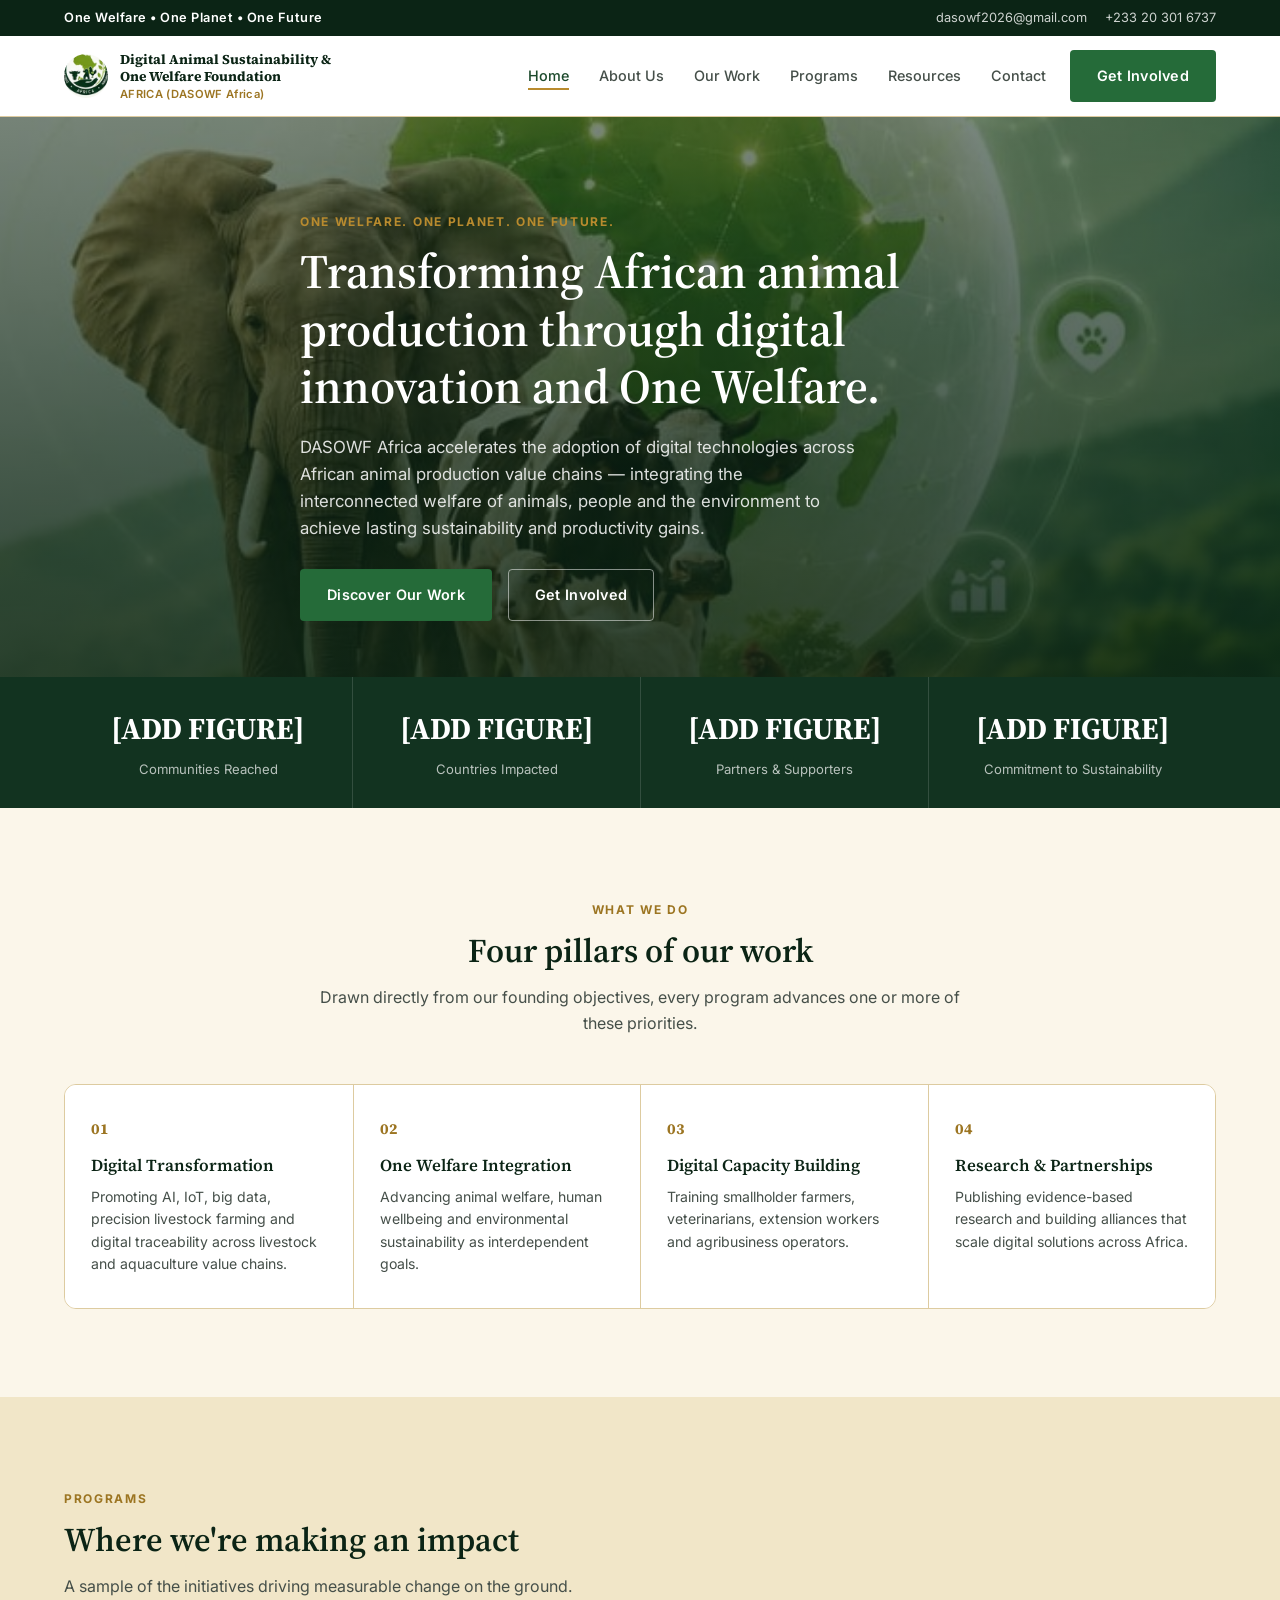
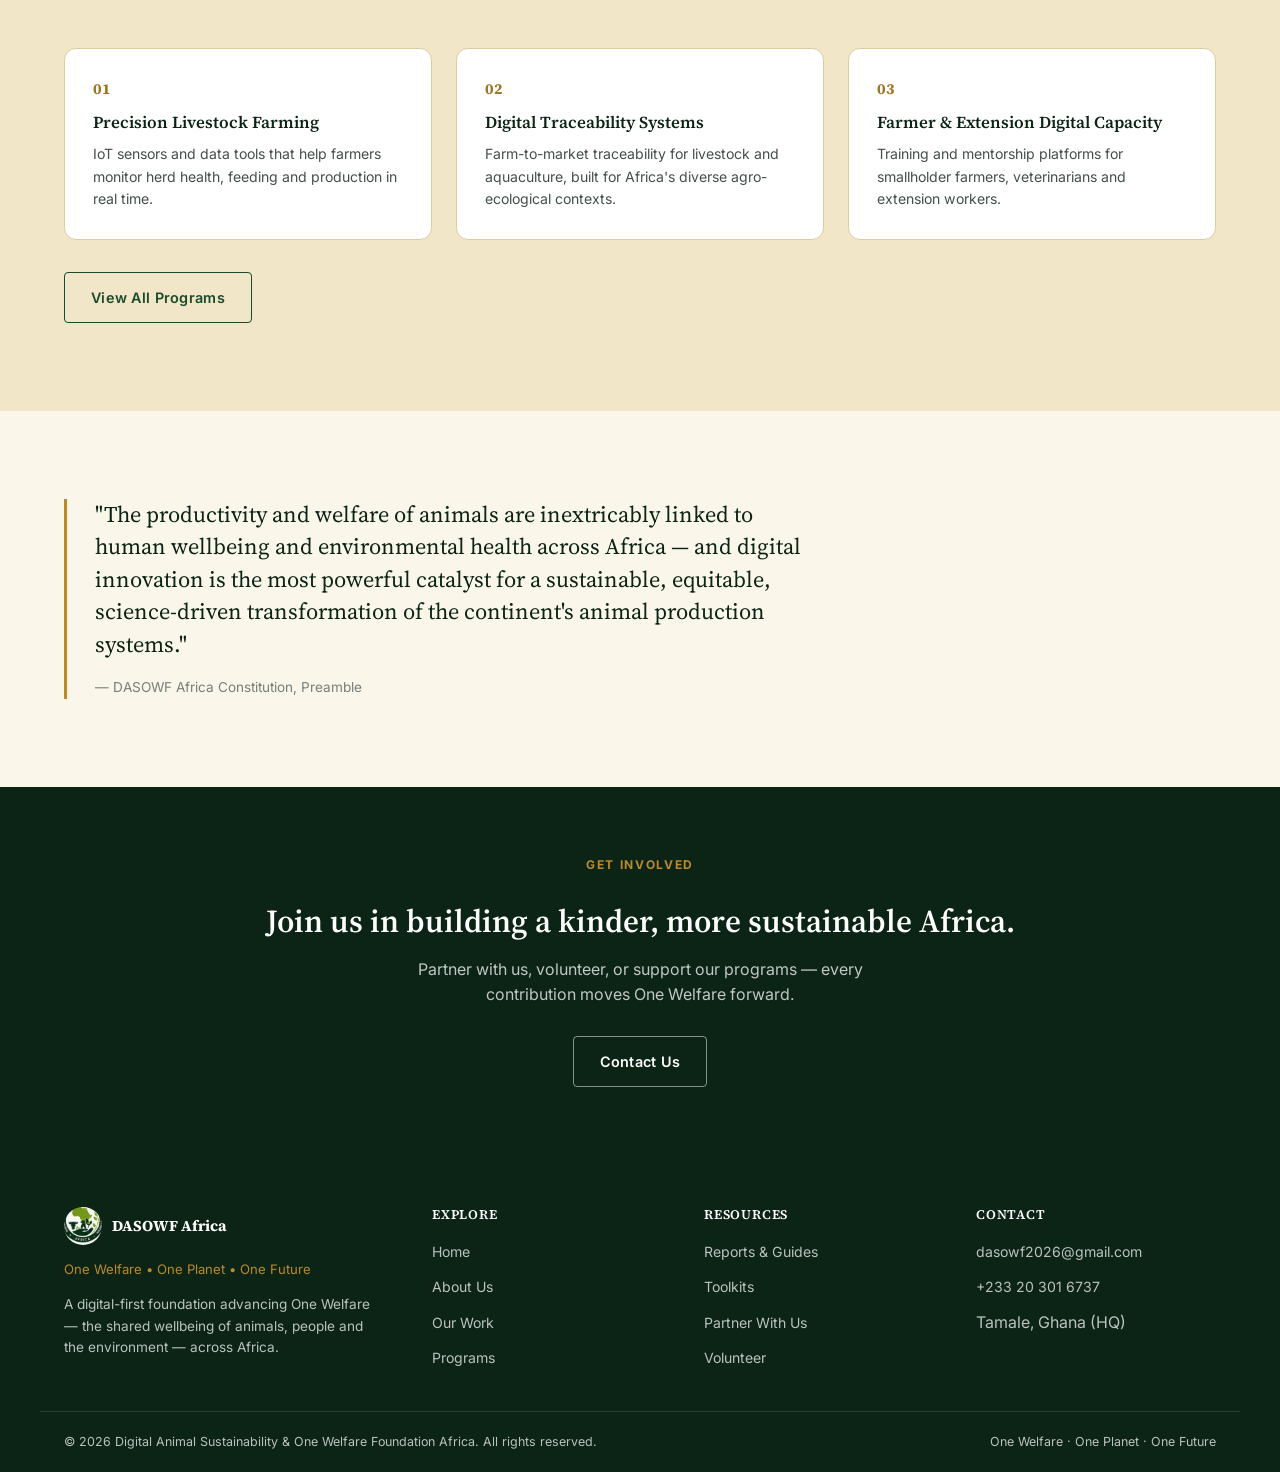
<file: index.html>
<!DOCTYPE html>
<html lang="en">
<head>
<meta charset="UTF-8">
<meta name="viewport" content="width=device-width, initial-scale=1.0">
<title>DASOWF Africa — One Welfare. One Planet. One Future.</title>
<meta name="description" content="DASOWF Africa is a Pan-African non-profit transforming African animal production through digital innovation and One Welfare.">
<link rel="preconnect" href="https://fonts.googleapis.com">
<link rel="preconnect" href="https://fonts.gstatic.com" crossorigin>
<link href="https://fonts.googleapis.com/css2?family=Source+Serif+4:wght@600;700&family=Inter:wght@400;500;600;700&display=swap" rel="stylesheet">
<link rel="stylesheet" href="css/style.css">
</head>
<body data-nav="home">

<div class="topbar">
  <div class="container">
    <span class="topbar-tag">One Welfare • One Planet • One Future</span>
    <nav class="topbar-links">
      <a href="mailto:dasowf2026@gmail.com">dasowf2026@gmail.com</a>
      <a href="tel:+233203016737">+233 20 301 6737</a>
    </nav>
  </div>
</div>

<header class="site-header" id="site-header">
  <div class="container nav-wrap">
    <a href="index.html" class="brand">
      <img src="assets/img/logo.png" alt="DASOWF Africa logo" class="brand-logo">
      <div class="brand-text">
        <span class="brand-title">Digital Animal Sustainability &amp;<br>One Welfare Foundation</span>
        <span class="brand-sub">AFRICA (DASOWF Africa)</span>
      </div>
    </a>
    <nav class="main-nav" id="main-nav">
      <ul>
        <li><a href="index.html" data-nav="home">Home</a></li>
        <li><a href="about.html" data-nav="about">About Us</a></li>
        <li><a href="our-work.html" data-nav="work">Our Work</a></li>
        <li><a href="programs.html" data-nav="programs">Programs</a></li>
        <li><a href="resources.html" data-nav="resources">Resources</a></li>
        <li><a href="contact.html" data-nav="contact">Contact</a></li>
      </ul>
    </nav>
    <a href="contact.html" class="btn btn-primary nav-cta">Get Involved</a>
    <button class="nav-toggle" id="nav-toggle" aria-label="Toggle navigation menu" aria-expanded="false">
      <span></span><span></span><span></span>
    </button>
  </div>
</header>

<main>
  <section class="hero-banner" style="background-image:url('assets/img/hero-animals.jpg');">
    <div class="container hero-banner-inner">
      <p class="eyebrow">One Welfare. One Planet. One Future.</p>
      <h1>Transforming African animal production through digital innovation and One Welfare.</h1>
      <p class="hero-desc">DASOWF Africa accelerates the adoption of digital technologies across African animal production value chains — integrating the interconnected welfare of animals, people and the environment to achieve lasting sustainability and productivity gains.</p>
      <div class="hero-actions">
        <a href="our-work.html" class="btn btn-primary">Discover Our Work</a>
        <a href="contact.html" class="btn btn-outline">Get Involved</a>
      </div>
    </div>
  </section>

  <section class="stat-bar">
    <div class="container">
      <ul>
        <li><strong>[ADD FIGURE]</strong><span>Communities Reached</span></li>
        <li><strong>[ADD FIGURE]</strong><span>Countries Impacted</span></li>
        <li><strong>[ADD FIGURE]</strong><span>Partners &amp; Supporters</span></li>
        <li><strong>[ADD FIGURE]</strong><span>Commitment to Sustainability</span></li>
      </ul>
    </div>
  </section>

  <section class="section">
    <div class="container">
      <div class="section-head center">
        <p class="eyebrow">What We Do</p>
        <h2>Four pillars of our work</h2>
        <p class="section-desc">Drawn directly from our founding objectives, every program advances one or more of these priorities.</p>
      </div>
      <div class="pillar-grid">
        <div class="pillar-card">
          <div class="pillar-num">01</div>
          <h3>Digital Transformation</h3>
          <p>Promoting AI, IoT, big data, precision livestock farming and digital traceability across livestock and aquaculture value chains.</p>
        </div>
        <div class="pillar-card">
          <div class="pillar-num">02</div>
          <h3>One Welfare Integration</h3>
          <p>Advancing animal welfare, human wellbeing and environmental sustainability as interdependent goals.</p>
        </div>
        <div class="pillar-card">
          <div class="pillar-num">03</div>
          <h3>Digital Capacity Building</h3>
          <p>Training smallholder farmers, veterinarians, extension workers and agribusiness operators.</p>
        </div>
        <div class="pillar-card">
          <div class="pillar-num">04</div>
          <h3>Research &amp; Partnerships</h3>
          <p>Publishing evidence-based research and building alliances that scale digital solutions across Africa.</p>
        </div>
      </div>
    </div>
  </section>

  <section class="section section-alt">
    <div class="container">
      <div class="section-head">
        <p class="eyebrow">Programs</p>
        <h2>Where we're making an impact</h2>
        <p class="section-desc">A sample of the initiatives driving measurable change on the ground.</p>
      </div>
      <div class="card-grid">
        <div class="grid-card">
          <div class="pillar-num">01</div>
          <h3>Precision Livestock Farming</h3>
          <p>IoT sensors and data tools that help farmers monitor herd health, feeding and production in real time.</p>
        </div>
        <div class="grid-card">
          <div class="pillar-num">02</div>
          <h3>Digital Traceability Systems</h3>
          <p>Farm-to-market traceability for livestock and aquaculture, built for Africa's diverse agro-ecological contexts.</p>
        </div>
        <div class="grid-card">
          <div class="pillar-num">03</div>
          <h3>Farmer &amp; Extension Digital Capacity</h3>
          <p>Training and mentorship platforms for smallholder farmers, veterinarians and extension workers.</p>
        </div>
      </div>
      <p style="margin-top:32px;"><a href="programs.html" class="btn btn-line">View All Programs</a></p>
    </div>
  </section>

  <section class="section">
    <div class="container">
      <div class="quote-block">
        <p>"The productivity and welfare of animals are inextricably linked to human wellbeing and environmental health across Africa — and digital innovation is the most powerful catalyst for a sustainable, equitable, science-driven transformation of the continent's animal production systems."</p>
        <cite>— DASOWF Africa Constitution, Preamble</cite>
      </div>
    </div>
  </section>

  <section class="cta-banner">
    <div class="container">
      <p class="eyebrow">Get Involved</p>
      <h2>Join us in building a kinder, more sustainable Africa.</h2>
      <p>Partner with us, volunteer, or support our programs — every contribution moves One Welfare forward.</p>
      <a href="contact.html" class="btn btn-outline">Contact Us</a>
    </div>
  </section>
</main>

<footer class="site-footer">
  <div class="container footer-grid">
    <div>
      <div class="brand footer-brand">
        <img src="assets/img/logo.png" alt="DASOWF Africa logo" class="brand-logo">
        <span class="brand-title">DASOWF Africa</span>
      </div>
      <p class="footer-tag">One Welfare • One Planet • One Future</p>
      <p class="footer-desc">A digital-first foundation advancing One Welfare — the shared wellbeing of animals, people and the environment — across Africa.</p>
    </div>
    <div class="footer-col">
      <h4>Explore</h4>
      <ul>
        <li><a href="index.html">Home</a></li>
        <li><a href="about.html">About Us</a></li>
        <li><a href="our-work.html">Our Work</a></li>
        <li><a href="programs.html">Programs</a></li>
      </ul>
    </div>
    <div class="footer-col">
      <h4>Resources</h4>
      <ul>
        <li><a href="resources.html">Reports &amp; Guides</a></li>
        <li><a href="resources.html">Toolkits</a></li>
        <li><a href="contact.html">Partner With Us</a></li>
        <li><a href="contact.html">Volunteer</a></li>
      </ul>
    </div>
    <div class="footer-col">
      <h4>Contact</h4>
      <ul>
        <li><a href="mailto:dasowf2026@gmail.com">dasowf2026@gmail.com</a></li>
        <li><a href="tel:+233203016737">+233 20 301 6737</a></li>
        <li>Tamale, Ghana (HQ)</li>
      </ul>
    </div>
  </div>
  <div class="footer-bottom container">
    <p>&copy; <span id="year"></span> Digital Animal Sustainability &amp; One Welfare Foundation Africa. All rights reserved.</p>
    <p>One Welfare · One Planet · One Future</p>
  </div>
</footer>

<script src="js/script.js"></script>
</body>
</html>
</file>
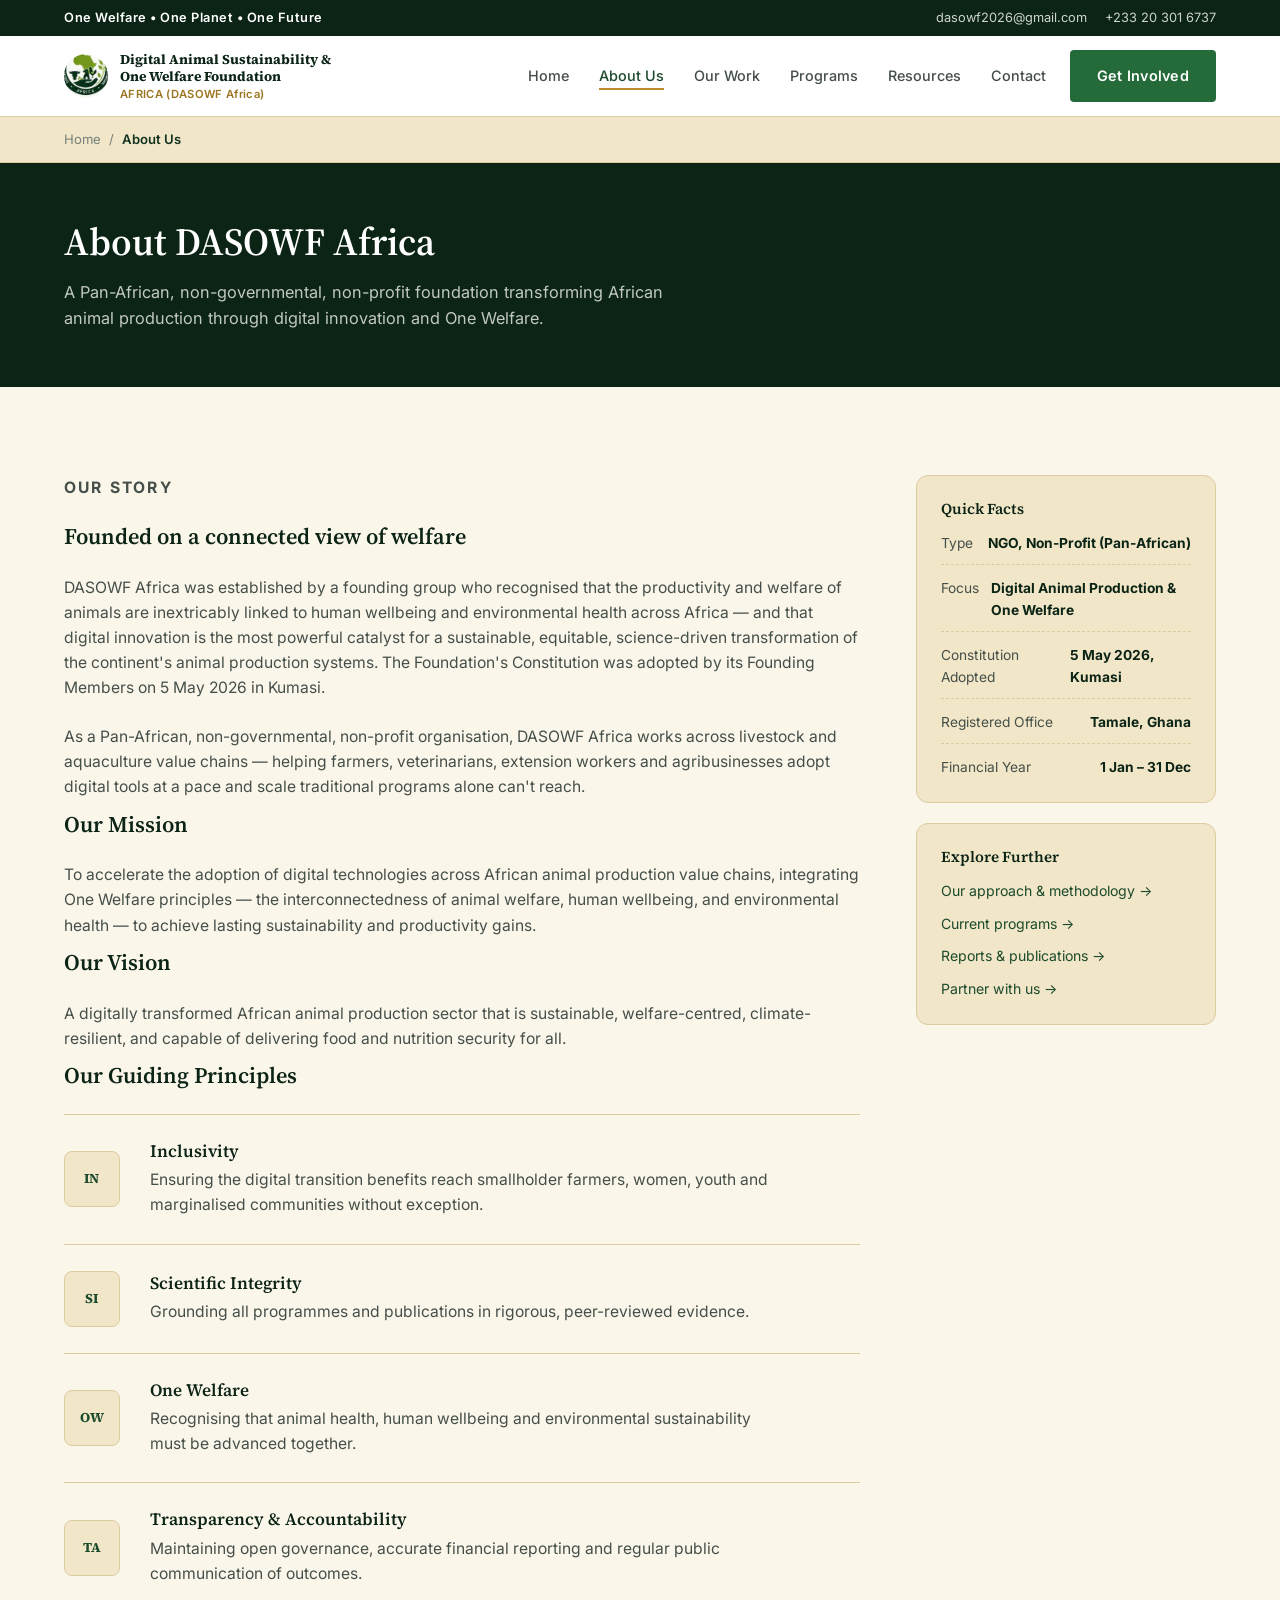
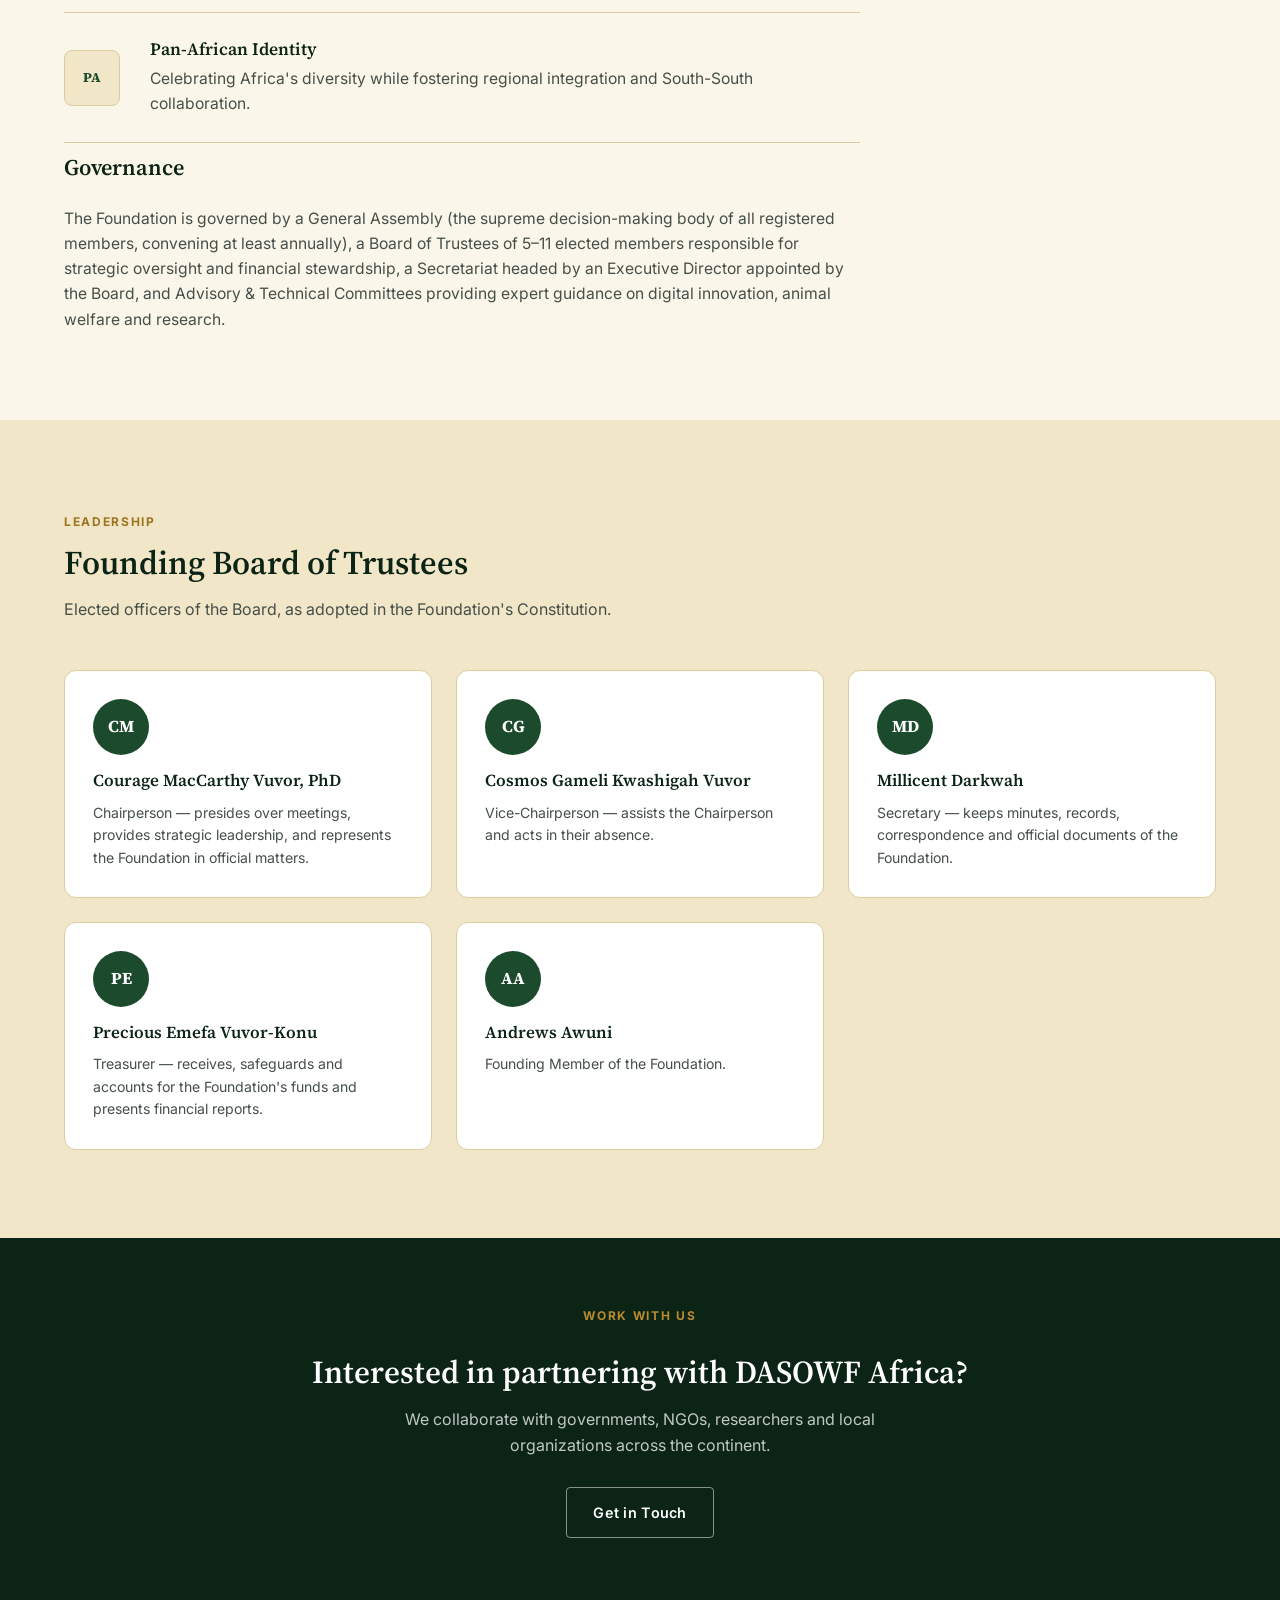
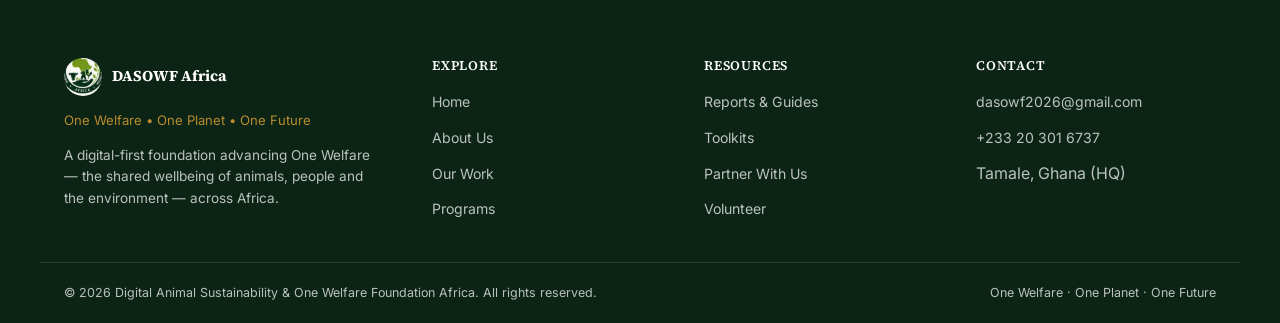
<file: about.html>
<!DOCTYPE html>
<html lang="en">
<head>
<meta charset="UTF-8">
<meta name="viewport" content="width=device-width, initial-scale=1.0">
<title>About Us — DASOWF Africa</title>
<meta name="description" content="DASOWF Africa's constitution, mission, guiding principles and founding leadership advancing digital transformation and One Welfare across Africa.">
<link rel="preconnect" href="https://fonts.googleapis.com">
<link rel="preconnect" href="https://fonts.gstatic.com" crossorigin>
<link href="https://fonts.googleapis.com/css2?family=Source+Serif+4:wght@600;700&family=Inter:wght@400;500;600;700&display=swap" rel="stylesheet">
<link rel="stylesheet" href="css/style.css">
</head>
<body data-nav="about">

<div class="topbar">
  <div class="container">
    <span class="topbar-tag">One Welfare • One Planet • One Future</span>
    <nav class="topbar-links">
      <a href="mailto:dasowf2026@gmail.com">dasowf2026@gmail.com</a>
      <a href="tel:+233203016737">+233 20 301 6737</a>
    </nav>
  </div>
</div>

<header class="site-header" id="site-header">
  <div class="container nav-wrap">
    <a href="index.html" class="brand">
      <img src="assets/img/logo.png" alt="DASOWF Africa logo" class="brand-logo">
      <div class="brand-text">
        <span class="brand-title">Digital Animal Sustainability &amp;<br>One Welfare Foundation</span>
        <span class="brand-sub">AFRICA (DASOWF Africa)</span>
      </div>
    </a>
    <nav class="main-nav" id="main-nav">
      <ul>
        <li><a href="index.html" data-nav="home">Home</a></li>
        <li><a href="about.html" data-nav="about">About Us</a></li>
        <li><a href="our-work.html" data-nav="work">Our Work</a></li>
        <li><a href="programs.html" data-nav="programs">Programs</a></li>
        <li><a href="resources.html" data-nav="resources">Resources</a></li>
        <li><a href="contact.html" data-nav="contact">Contact</a></li>
      </ul>
    </nav>
    <a href="contact.html" class="btn btn-primary nav-cta">Get Involved</a>
    <button class="nav-toggle" id="nav-toggle" aria-label="Toggle navigation menu" aria-expanded="false">
      <span></span><span></span><span></span>
    </button>
  </div>
</header>

<div class="breadcrumb">
  <div class="container">
    <a href="index.html">Home</a><span class="sep">/</span><span class="current">About Us</span>
  </div>
</div>

<section class="page-header">
  <div class="container">
    <h1>About DASOWF Africa</h1>
    <p>A Pan-African, non-governmental, non-profit foundation transforming African animal production through digital innovation and One Welfare.</p>
  </div>
</section>

<main>
  <section class="section">
    <div class="container content-grid">
      <div class="content-main">
        <p class="eyebrow">Our Story</p>
        <h2>Founded on a connected view of welfare</h2>
        <p>DASOWF Africa was established by a founding group who recognised that the productivity and welfare of animals are inextricably linked to human wellbeing and environmental health across Africa — and that digital innovation is the most powerful catalyst for a sustainable, equitable, science-driven transformation of the continent's animal production systems. The Foundation's Constitution was adopted by its Founding Members on 5 May 2026 in Kumasi.</p>
        <p>As a Pan-African, non-governmental, non-profit organisation, DASOWF Africa works across livestock and aquaculture value chains — helping farmers, veterinarians, extension workers and agribusinesses adopt digital tools at a pace and scale traditional programs alone can't reach.</p>

        <h2>Our Mission</h2>
        <p>To accelerate the adoption of digital technologies across African animal production value chains, integrating One Welfare principles — the interconnectedness of animal welfare, human wellbeing, and environmental health — to achieve lasting sustainability and productivity gains.</p>

        <h2>Our Vision</h2>
        <p>A digitally transformed African animal production sector that is sustainable, welfare-centred, climate-resilient, and capable of delivering food and nutrition security for all.</p>

        <h2>Our Guiding Principles</h2>
        <div class="card-row-list">
          <div class="card-row">
            <div class="card-row-icon">IN</div>
            <div>
              <h3>Inclusivity</h3>
              <p>Ensuring the digital transition benefits reach smallholder farmers, women, youth and marginalised communities without exception.</p>
            </div>
          </div>
          <div class="card-row">
            <div class="card-row-icon">SI</div>
            <div>
              <h3>Scientific Integrity</h3>
              <p>Grounding all programmes and publications in rigorous, peer-reviewed evidence.</p>
            </div>
          </div>
          <div class="card-row">
            <div class="card-row-icon">OW</div>
            <div>
              <h3>One Welfare</h3>
              <p>Recognising that animal health, human wellbeing and environmental sustainability must be advanced together.</p>
            </div>
          </div>
          <div class="card-row">
            <div class="card-row-icon">TA</div>
            <div>
              <h3>Transparency &amp; Accountability</h3>
              <p>Maintaining open governance, accurate financial reporting and regular public communication of outcomes.</p>
            </div>
          </div>
          <div class="card-row">
            <div class="card-row-icon">PA</div>
            <div>
              <h3>Pan-African Identity</h3>
              <p>Celebrating Africa's diversity while fostering regional integration and South-South collaboration.</p>
            </div>
          </div>
        </div>

        <h2>Governance</h2>
        <p>The Foundation is governed by a General Assembly (the supreme decision-making body of all registered members, convening at least annually), a Board of Trustees of 5–11 elected members responsible for strategic oversight and financial stewardship, a Secretariat headed by an Executive Director appointed by the Board, and Advisory &amp; Technical Committees providing expert guidance on digital innovation, animal welfare and research.</p>
      </div>

      <aside>
        <div class="sidebar-card">
          <h4>Quick Facts</h4>
          <ul class="fact-list">
            <li><span>Type</span><strong>NGO, Non-Profit (Pan-African)</strong></li>
            <li><span>Focus</span><strong>Digital Animal Production &amp; One Welfare</strong></li>
            <li><span>Constitution Adopted</span><strong>5 May 2026, Kumasi</strong></li>
            <li><span>Registered Office</span><strong>Tamale, Ghana</strong></li>
            <li><span>Financial Year</span><strong>1 Jan – 31 Dec</strong></li>
          </ul>
        </div>
        <div class="sidebar-card">
          <h4>Explore Further</h4>
          <div class="sidebar-links">
            <a href="our-work.html">Our approach &amp; methodology →</a>
            <a href="programs.html">Current programs →</a>
            <a href="resources.html">Reports &amp; publications →</a>
            <a href="contact.html">Partner with us →</a>
          </div>
        </div>
      </aside>
    </div>
  </section>

  <section class="section section-alt">
    <div class="container">
      <div class="section-head">
        <p class="eyebrow">Leadership</p>
        <h2>Founding Board of Trustees</h2>
        <p class="section-desc">Elected officers of the Board, as adopted in the Foundation's Constitution.</p>
      </div>
      <div class="card-grid">
        <div class="grid-card">
          <div class="avatar-circle">CM</div>
          <h3>Courage MacCarthy Vuvor, PhD</h3>
          <p>Chairperson — presides over meetings, provides strategic leadership, and represents the Foundation in official matters.</p>
        </div>
        <div class="grid-card">
          <div class="avatar-circle">CG</div>
          <h3>Cosmos Gameli Kwashigah Vuvor</h3>
          <p>Vice-Chairperson — assists the Chairperson and acts in their absence.</p>
        </div>
        <div class="grid-card">
          <div class="avatar-circle">MD</div>
          <h3>Millicent Darkwah</h3>
          <p>Secretary — keeps minutes, records, correspondence and official documents of the Foundation.</p>
        </div>
        <div class="grid-card">
          <div class="avatar-circle">PE</div>
          <h3>Precious Emefa Vuvor-Konu</h3>
          <p>Treasurer — receives, safeguards and accounts for the Foundation's funds and presents financial reports.</p>
        </div>
        <div class="grid-card">
          <div class="avatar-circle">AA</div>
          <h3>Andrews Awuni</h3>
          <p>Founding Member of the Foundation.</p>
        </div>
      </div>
    </div>
  </section>

  <section class="cta-banner">
    <div class="container">
      <p class="eyebrow">Work With Us</p>
      <h2>Interested in partnering with DASOWF Africa?</h2>
      <p>We collaborate with governments, NGOs, researchers and local organizations across the continent.</p>
      <a href="contact.html" class="btn btn-outline">Get in Touch</a>
    </div>
  </section>
</main>

<footer class="site-footer">
  <div class="container footer-grid">
    <div>
      <div class="brand footer-brand">
        <img src="assets/img/logo.png" alt="DASOWF Africa logo" class="brand-logo">
        <span class="brand-title">DASOWF Africa</span>
      </div>
      <p class="footer-tag">One Welfare • One Planet • One Future</p>
      <p class="footer-desc">A digital-first foundation advancing One Welfare — the shared wellbeing of animals, people and the environment — across Africa.</p>
    </div>
    <div class="footer-col">
      <h4>Explore</h4>
      <ul>
        <li><a href="index.html">Home</a></li>
        <li><a href="about.html">About Us</a></li>
        <li><a href="our-work.html">Our Work</a></li>
        <li><a href="programs.html">Programs</a></li>
      </ul>
    </div>
    <div class="footer-col">
      <h4>Resources</h4>
      <ul>
        <li><a href="resources.html">Reports &amp; Guides</a></li>
        <li><a href="resources.html">Toolkits</a></li>
        <li><a href="contact.html">Partner With Us</a></li>
        <li><a href="contact.html">Volunteer</a></li>
      </ul>
    </div>
    <div class="footer-col">
      <h4>Contact</h4>
      <ul>
        <li><a href="mailto:dasowf2026@gmail.com">dasowf2026@gmail.com</a></li>
        <li><a href="tel:+233203016737">+233 20 301 6737</a></li>
        <li>Tamale, Ghana (HQ)</li>
      </ul>
    </div>
  </div>
  <div class="footer-bottom container">
    <p>&copy; <span id="year"></span> Digital Animal Sustainability &amp; One Welfare Foundation Africa. All rights reserved.</p>
    <p>One Welfare · One Planet · One Future</p>
  </div>
</footer>

<script src="js/script.js"></script>
</body>
</html>
</file>
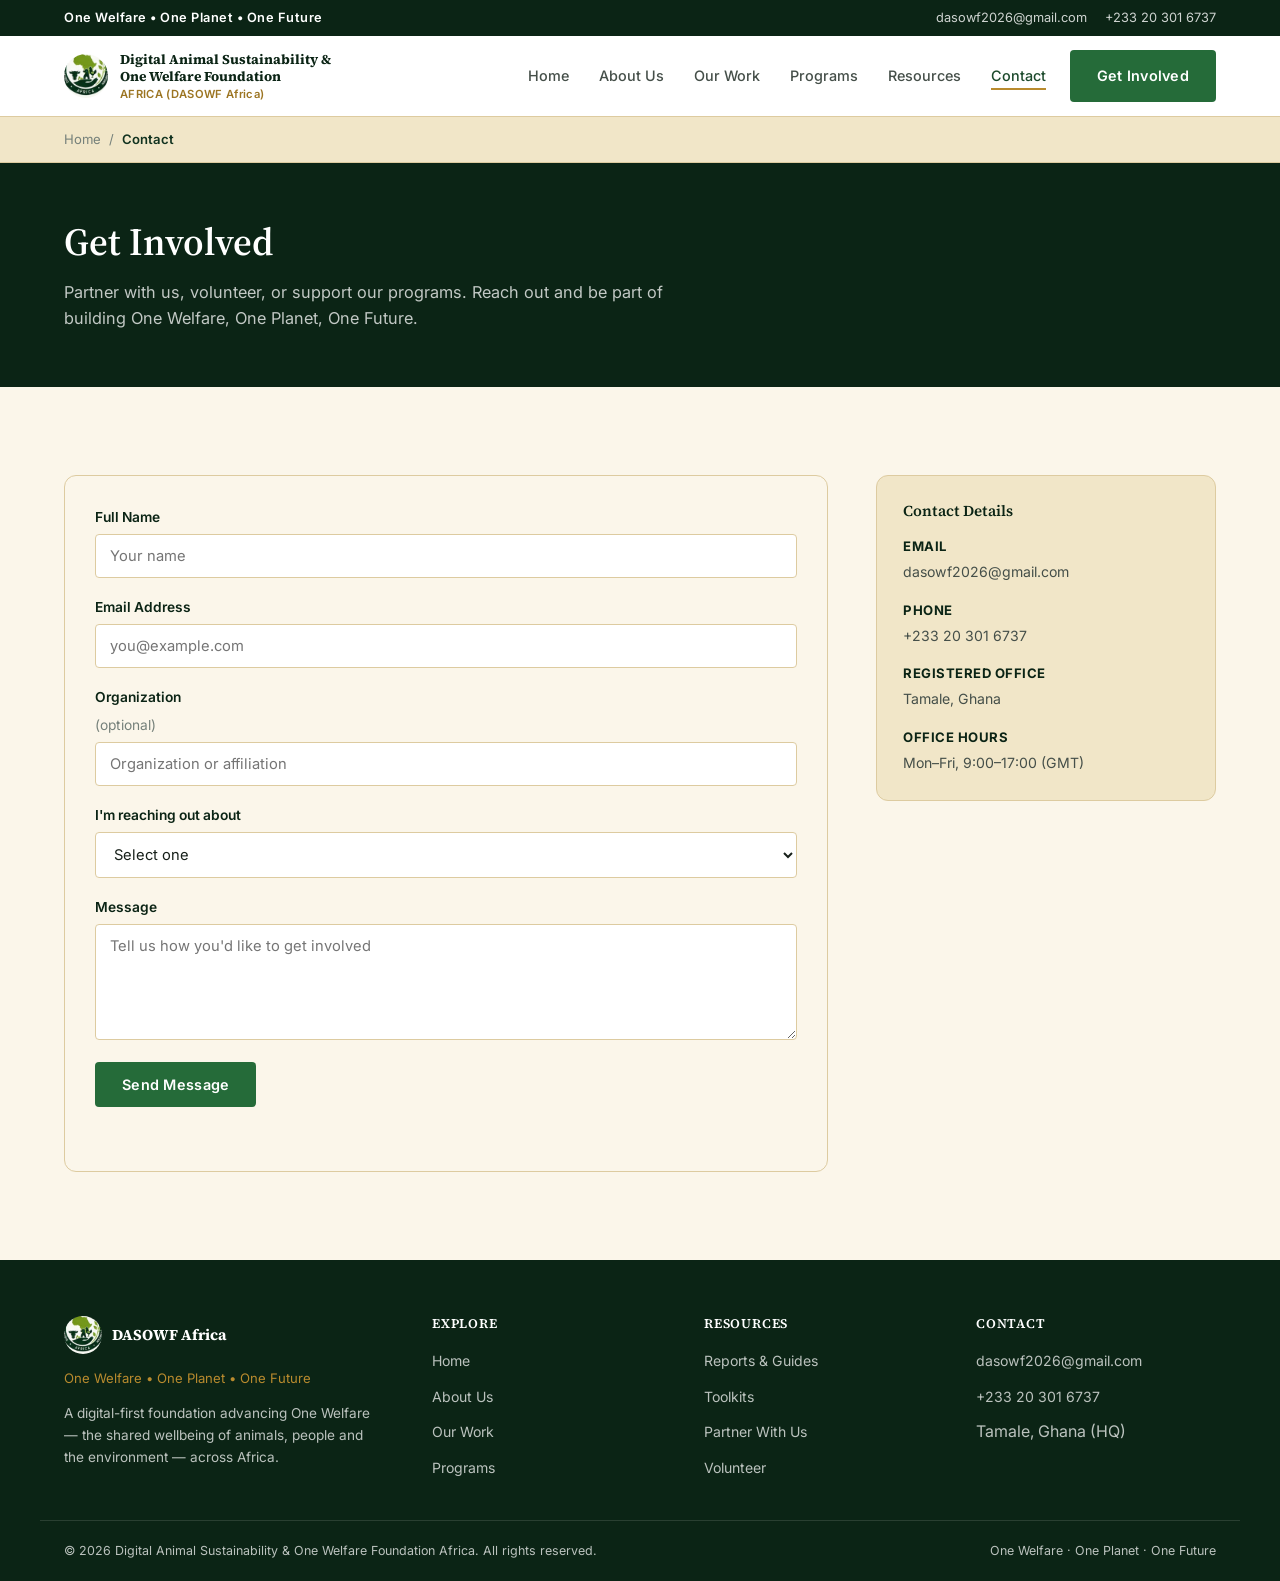
<file: contact.html>
<!DOCTYPE html>
<html lang="en">
<head>
<meta charset="UTF-8">
<meta name="viewport" content="width=device-width, initial-scale=1.0">
<title>Contact — DASOWF Africa</title>
<meta name="description" content="Get in touch with DASOWF Africa to partner, volunteer or support our One Welfare programs.">
<link rel="preconnect" href="https://fonts.googleapis.com">
<link rel="preconnect" href="https://fonts.gstatic.com" crossorigin>
<link href="https://fonts.googleapis.com/css2?family=Source+Serif+4:wght@600;700&family=Inter:wght@400;500;600;700&display=swap" rel="stylesheet">
<link rel="stylesheet" href="css/style.css">
</head>
<body data-nav="contact">

<div class="topbar">
  <div class="container">
    <span class="topbar-tag">One Welfare • One Planet • One Future</span>
    <nav class="topbar-links">
      <a href="mailto:dasowf2026@gmail.com">dasowf2026@gmail.com</a>
      <a href="tel:+233203016737">+233 20 301 6737</a>
    </nav>
  </div>
</div>

<header class="site-header" id="site-header">
  <div class="container nav-wrap">
    <a href="index.html" class="brand">
      <img src="assets/img/logo.png" alt="DASOWF Africa logo" class="brand-logo">
      <div class="brand-text">
        <span class="brand-title">Digital Animal Sustainability &amp;<br>One Welfare Foundation</span>
        <span class="brand-sub">AFRICA (DASOWF Africa)</span>
      </div>
    </a>
    <nav class="main-nav" id="main-nav">
      <ul>
        <li><a href="index.html" data-nav="home">Home</a></li>
        <li><a href="about.html" data-nav="about">About Us</a></li>
        <li><a href="our-work.html" data-nav="work">Our Work</a></li>
        <li><a href="programs.html" data-nav="programs">Programs</a></li>
        <li><a href="resources.html" data-nav="resources">Resources</a></li>
        <li><a href="contact.html" data-nav="contact">Contact</a></li>
      </ul>
    </nav>
    <a href="contact.html" class="btn btn-primary nav-cta">Get Involved</a>
    <button class="nav-toggle" id="nav-toggle" aria-label="Toggle navigation menu" aria-expanded="false">
      <span></span><span></span><span></span>
    </button>
  </div>
</header>

<div class="breadcrumb">
  <div class="container">
    <a href="index.html">Home</a><span class="sep">/</span><span class="current">Contact</span>
  </div>
</div>

<section class="page-header">
  <div class="container">
    <h1>Get Involved</h1>
    <p>Partner with us, volunteer, or support our programs. Reach out and be part of building One Welfare, One Planet, One Future.</p>
  </div>
</section>

<main>
  <section class="section">
    <div class="container contact-grid">
      <form class="contact-form" id="contact-form">
        <label>
          Full Name
          <input type="text" name="name" required placeholder="Your name">
        </label>
        <label>
          Email Address
          <input type="email" name="email" required placeholder="you@example.com">
        </label>
        <label>
          Organization <span style="font-weight:400;color:var(--gray-500);">(optional)</span>
          <input type="text" name="organization" placeholder="Organization or affiliation">
        </label>
        <label>
          I'm reaching out about
          <select name="subject" required>
            <option value="">Select one</option>
            <option value="membership">Membership</option>
            <option value="partnership">Partnership</option>
            <option value="volunteering">Volunteering</option>
            <option value="donation">Donations &amp; Support</option>
            <option value="resource">Requesting a Resource</option>
            <option value="research">Research Collaboration</option>
            <option value="media">Media &amp; Press</option>
            <option value="other">Other</option>
          </select>
        </label>
        <label>
          Message
          <textarea name="message" rows="5" required placeholder="Tell us how you'd like to get involved"></textarea>
        </label>
        <button type="submit" class="btn btn-primary">Send Message</button>
        <p class="form-note" id="form-note" role="status"></p>
      </form>

      <aside class="contact-info-card">
        <h4>Contact Details</h4>
        <ul class="contact-info-list">
          <li><strong>Email</strong><a href="mailto:dasowf2026@gmail.com">dasowf2026@gmail.com</a></li>
          <li><strong>Phone</strong><a href="tel:+233203016737">+233 20 301 6737</a></li>
          <li><strong>Registered Office</strong>Tamale, Ghana</li>
          <li><strong>Office Hours</strong>Mon–Fri, 9:00–17:00 (GMT)</li>
        </ul>
      </aside>
    </div>
  </section>
</main>

<footer class="site-footer">
  <div class="container footer-grid">
    <div>
      <div class="brand footer-brand">
        <img src="assets/img/logo.png" alt="DASOWF Africa logo" class="brand-logo">
        <span class="brand-title">DASOWF Africa</span>
      </div>
      <p class="footer-tag">One Welfare • One Planet • One Future</p>
      <p class="footer-desc">A digital-first foundation advancing One Welfare — the shared wellbeing of animals, people and the environment — across Africa.</p>
    </div>
    <div class="footer-col">
      <h4>Explore</h4>
      <ul>
        <li><a href="index.html">Home</a></li>
        <li><a href="about.html">About Us</a></li>
        <li><a href="our-work.html">Our Work</a></li>
        <li><a href="programs.html">Programs</a></li>
      </ul>
    </div>
    <div class="footer-col">
      <h4>Resources</h4>
      <ul>
        <li><a href="resources.html">Reports &amp; Guides</a></li>
        <li><a href="resources.html">Toolkits</a></li>
        <li><a href="contact.html">Partner With Us</a></li>
        <li><a href="contact.html">Volunteer</a></li>
      </ul>
    </div>
    <div class="footer-col">
      <h4>Contact</h4>
      <ul>
        <li><a href="mailto:dasowf2026@gmail.com">dasowf2026@gmail.com</a></li>
        <li><a href="tel:+233203016737">+233 20 301 6737</a></li>
        <li>Tamale, Ghana (HQ)</li>
      </ul>
    </div>
  </div>
  <div class="footer-bottom container">
    <p>&copy; <span id="year"></span> Digital Animal Sustainability &amp; One Welfare Foundation Africa. All rights reserved.</p>
    <p>One Welfare · One Planet · One Future</p>
  </div>
</footer>

<script src="js/script.js"></script>
</body>
</html>
</file>
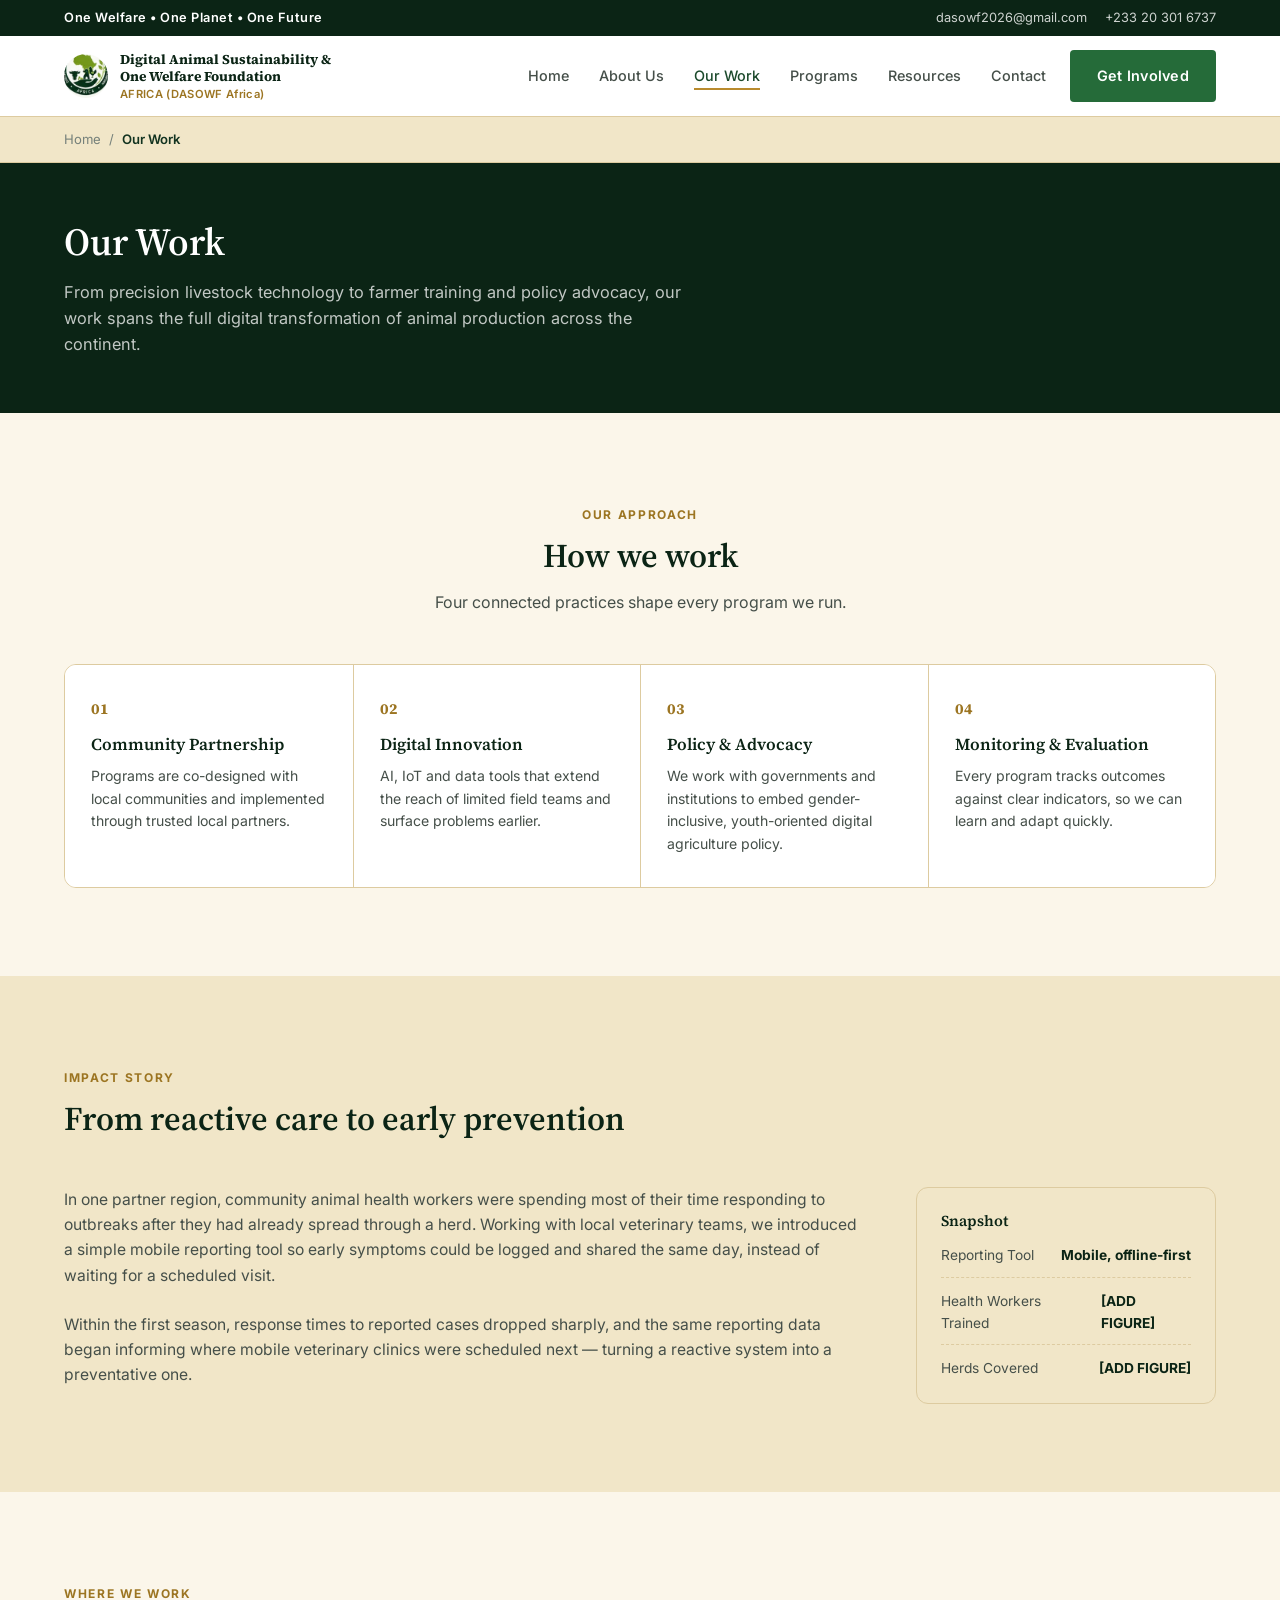
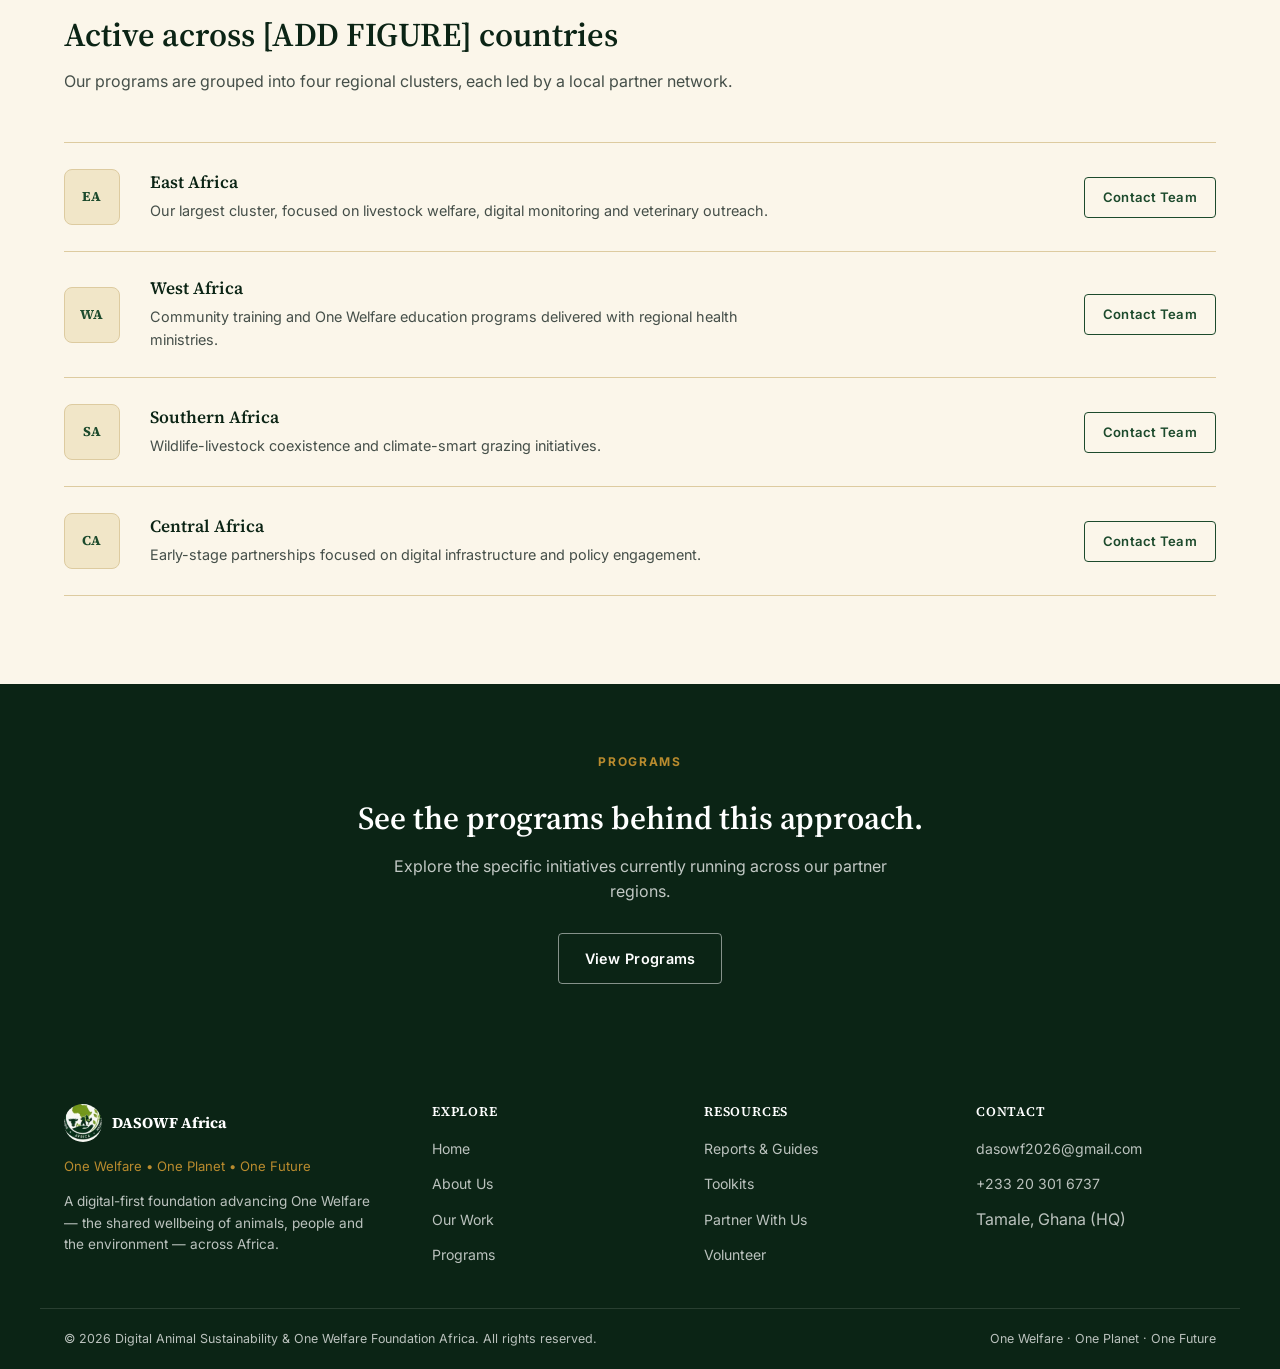
<file: our-work.html>
<!DOCTYPE html>
<html lang="en">
<head>
<meta charset="UTF-8">
<meta name="viewport" content="width=device-width, initial-scale=1.0">
<title>Our Work — DASOWF Africa</title>
<meta name="description" content="How DASOWF Africa combines digital innovation, community partnership, policy advocacy and monitoring to transform African animal production.">
<link rel="preconnect" href="https://fonts.googleapis.com">
<link rel="preconnect" href="https://fonts.gstatic.com" crossorigin>
<link href="https://fonts.googleapis.com/css2?family=Source+Serif+4:wght@600;700&family=Inter:wght@400;500;600;700&display=swap" rel="stylesheet">
<link rel="stylesheet" href="css/style.css">
</head>
<body data-nav="work">

<div class="topbar">
  <div class="container">
    <span class="topbar-tag">One Welfare • One Planet • One Future</span>
    <nav class="topbar-links">
      <a href="mailto:dasowf2026@gmail.com">dasowf2026@gmail.com</a>
      <a href="tel:+233203016737">+233 20 301 6737</a>
    </nav>
  </div>
</div>

<header class="site-header" id="site-header">
  <div class="container nav-wrap">
    <a href="index.html" class="brand">
      <img src="assets/img/logo.png" alt="DASOWF Africa logo" class="brand-logo">
      <div class="brand-text">
        <span class="brand-title">Digital Animal Sustainability &amp;<br>One Welfare Foundation</span>
        <span class="brand-sub">AFRICA (DASOWF Africa)</span>
      </div>
    </a>
    <nav class="main-nav" id="main-nav">
      <ul>
        <li><a href="index.html" data-nav="home">Home</a></li>
        <li><a href="about.html" data-nav="about">About Us</a></li>
        <li><a href="our-work.html" data-nav="work">Our Work</a></li>
        <li><a href="programs.html" data-nav="programs">Programs</a></li>
        <li><a href="resources.html" data-nav="resources">Resources</a></li>
        <li><a href="contact.html" data-nav="contact">Contact</a></li>
      </ul>
    </nav>
    <a href="contact.html" class="btn btn-primary nav-cta">Get Involved</a>
    <button class="nav-toggle" id="nav-toggle" aria-label="Toggle navigation menu" aria-expanded="false">
      <span></span><span></span><span></span>
    </button>
  </div>
</header>

<div class="breadcrumb">
  <div class="container">
    <a href="index.html">Home</a><span class="sep">/</span><span class="current">Our Work</span>
  </div>
</div>

<section class="page-header">
  <div class="container">
    <h1>Our Work</h1>
    <p>From precision livestock technology to farmer training and policy advocacy, our work spans the full digital transformation of animal production across the continent.</p>
  </div>
</section>

<main>
  <section class="section">
    <div class="container">
      <div class="section-head center">
        <p class="eyebrow">Our Approach</p>
        <h2>How we work</h2>
        <p class="section-desc">Four connected practices shape every program we run.</p>
      </div>
      <div class="pillar-grid">
        <div class="pillar-card">
          <div class="pillar-num">01</div>
          <h3>Community Partnership</h3>
          <p>Programs are co-designed with local communities and implemented through trusted local partners.</p>
        </div>
        <div class="pillar-card">
          <div class="pillar-num">02</div>
          <h3>Digital Innovation</h3>
          <p>AI, IoT and data tools that extend the reach of limited field teams and surface problems earlier.</p>
        </div>
        <div class="pillar-card">
          <div class="pillar-num">03</div>
          <h3>Policy &amp; Advocacy</h3>
          <p>We work with governments and institutions to embed gender-inclusive, youth-oriented digital agriculture policy.</p>
        </div>
        <div class="pillar-card">
          <div class="pillar-num">04</div>
          <h3>Monitoring &amp; Evaluation</h3>
          <p>Every program tracks outcomes against clear indicators, so we can learn and adapt quickly.</p>
        </div>
      </div>
    </div>
  </section>

  <section class="section section-alt">
    <div class="container">
      <div class="section-head">
        <p class="eyebrow">Impact Story</p>
        <h2>From reactive care to early prevention</h2>
      </div>
      <div class="content-grid">
        <div class="content-main">
          <p>In one partner region, community animal health workers were spending most of their time responding to outbreaks after they had already spread through a herd. Working with local veterinary teams, we introduced a simple mobile reporting tool so early symptoms could be logged and shared the same day, instead of waiting for a scheduled visit.</p>
          <p>Within the first season, response times to reported cases dropped sharply, and the same reporting data began informing where mobile veterinary clinics were scheduled next — turning a reactive system into a preventative one.</p>
        </div>
        <aside class="sidebar-card">
          <h4>Snapshot</h4>
          <ul class="fact-list">
            <li><span>Reporting Tool</span><strong>Mobile, offline-first</strong></li>
            <li><span>Health Workers Trained</span><strong>[ADD FIGURE]</strong></li>
            <li><span>Herds Covered</span><strong>[ADD FIGURE]</strong></li>
          </ul>
        </aside>
      </div>
    </div>
  </section>

  <section class="section">
    <div class="container">
      <div class="section-head">
        <p class="eyebrow">Where We Work</p>
        <h2>Active across [ADD FIGURE] countries</h2>
        <p class="section-desc">Our programs are grouped into four regional clusters, each led by a local partner network.</p>
      </div>
      <div class="card-row-list">
        <div class="card-row">
          <div class="card-row-icon">EA</div>
          <div>
            <h3>East Africa</h3>
            <p>Our largest cluster, focused on livestock welfare, digital monitoring and veterinary outreach.</p>
          </div>
          <a href="contact.html" class="btn btn-line">Contact Team</a>
        </div>
        <div class="card-row">
          <div class="card-row-icon">WA</div>
          <div>
            <h3>West Africa</h3>
            <p>Community training and One Welfare education programs delivered with regional health ministries.</p>
          </div>
          <a href="contact.html" class="btn btn-line">Contact Team</a>
        </div>
        <div class="card-row">
          <div class="card-row-icon">SA</div>
          <div>
            <h3>Southern Africa</h3>
            <p>Wildlife-livestock coexistence and climate-smart grazing initiatives.</p>
          </div>
          <a href="contact.html" class="btn btn-line">Contact Team</a>
        </div>
        <div class="card-row">
          <div class="card-row-icon">CA</div>
          <div>
            <h3>Central Africa</h3>
            <p>Early-stage partnerships focused on digital infrastructure and policy engagement.</p>
          </div>
          <a href="contact.html" class="btn btn-line">Contact Team</a>
        </div>
      </div>
    </div>
  </section>

  <section class="cta-banner">
    <div class="container">
      <p class="eyebrow">Programs</p>
      <h2>See the programs behind this approach.</h2>
      <p>Explore the specific initiatives currently running across our partner regions.</p>
      <a href="programs.html" class="btn btn-outline">View Programs</a>
    </div>
  </section>
</main>

<footer class="site-footer">
  <div class="container footer-grid">
    <div>
      <div class="brand footer-brand">
        <img src="assets/img/logo.png" alt="DASOWF Africa logo" class="brand-logo">
        <span class="brand-title">DASOWF Africa</span>
      </div>
      <p class="footer-tag">One Welfare • One Planet • One Future</p>
      <p class="footer-desc">A digital-first foundation advancing One Welfare — the shared wellbeing of animals, people and the environment — across Africa.</p>
    </div>
    <div class="footer-col">
      <h4>Explore</h4>
      <ul>
        <li><a href="index.html">Home</a></li>
        <li><a href="about.html">About Us</a></li>
        <li><a href="our-work.html">Our Work</a></li>
        <li><a href="programs.html">Programs</a></li>
      </ul>
    </div>
    <div class="footer-col">
      <h4>Resources</h4>
      <ul>
        <li><a href="resources.html">Reports &amp; Guides</a></li>
        <li><a href="resources.html">Toolkits</a></li>
        <li><a href="contact.html">Partner With Us</a></li>
        <li><a href="contact.html">Volunteer</a></li>
      </ul>
    </div>
    <div class="footer-col">
      <h4>Contact</h4>
      <ul>
        <li><a href="mailto:dasowf2026@gmail.com">dasowf2026@gmail.com</a></li>
        <li><a href="tel:+233203016737">+233 20 301 6737</a></li>
        <li>Tamale, Ghana (HQ)</li>
      </ul>
    </div>
  </div>
  <div class="footer-bottom container">
    <p>&copy; <span id="year"></span> Digital Animal Sustainability &amp; One Welfare Foundation Africa. All rights reserved.</p>
    <p>One Welfare · One Planet · One Future</p>
  </div>
</footer>

<script src="js/script.js"></script>
</body>
</html>
</file>
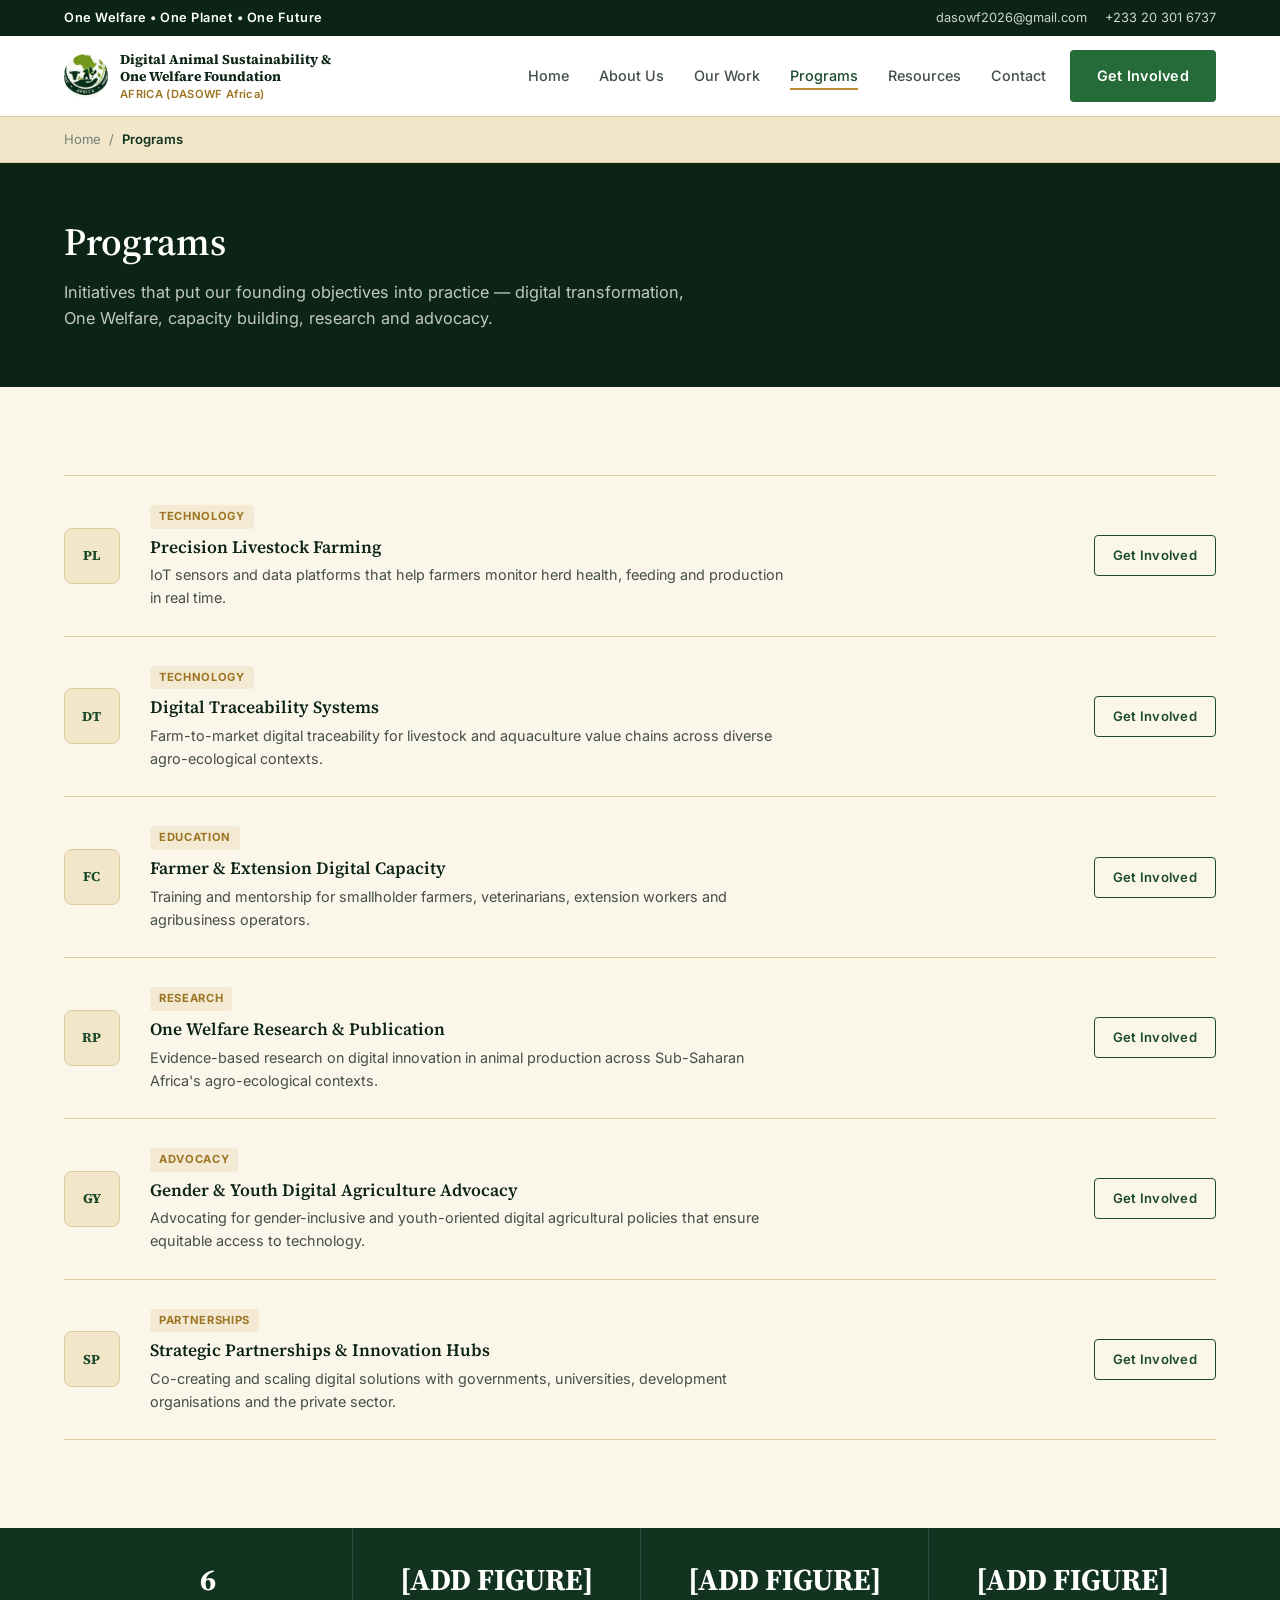
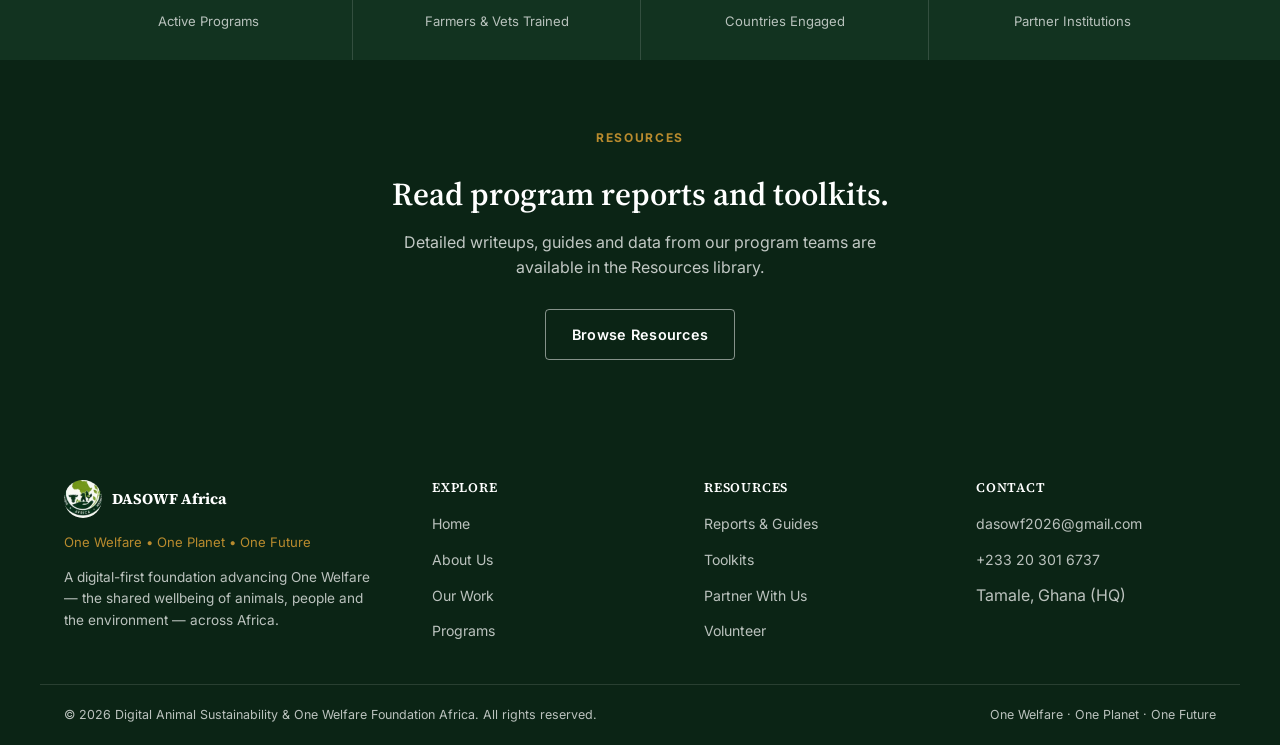
<file: programs.html>
<!DOCTYPE html>
<html lang="en">
<head>
<meta charset="UTF-8">
<meta name="viewport" content="width=device-width, initial-scale=1.0">
<title>Programs — DASOWF Africa</title>
<meta name="description" content="Explore DASOWF Africa's programs across precision livestock technology, digital traceability, farmer capacity building, research and policy advocacy.">
<link rel="preconnect" href="https://fonts.googleapis.com">
<link rel="preconnect" href="https://fonts.gstatic.com" crossorigin>
<link href="https://fonts.googleapis.com/css2?family=Source+Serif+4:wght@600;700&family=Inter:wght@400;500;600;700&display=swap" rel="stylesheet">
<link rel="stylesheet" href="css/style.css">
</head>
<body data-nav="programs">

<div class="topbar">
  <div class="container">
    <span class="topbar-tag">One Welfare • One Planet • One Future</span>
    <nav class="topbar-links">
      <a href="mailto:dasowf2026@gmail.com">dasowf2026@gmail.com</a>
      <a href="tel:+233203016737">+233 20 301 6737</a>
    </nav>
  </div>
</div>

<header class="site-header" id="site-header">
  <div class="container nav-wrap">
    <a href="index.html" class="brand">
      <img src="assets/img/logo.png" alt="DASOWF Africa logo" class="brand-logo">
      <div class="brand-text">
        <span class="brand-title">Digital Animal Sustainability &amp;<br>One Welfare Foundation</span>
        <span class="brand-sub">AFRICA (DASOWF Africa)</span>
      </div>
    </a>
    <nav class="main-nav" id="main-nav">
      <ul>
        <li><a href="index.html" data-nav="home">Home</a></li>
        <li><a href="about.html" data-nav="about">About Us</a></li>
        <li><a href="our-work.html" data-nav="work">Our Work</a></li>
        <li><a href="programs.html" data-nav="programs">Programs</a></li>
        <li><a href="resources.html" data-nav="resources">Resources</a></li>
        <li><a href="contact.html" data-nav="contact">Contact</a></li>
      </ul>
    </nav>
    <a href="contact.html" class="btn btn-primary nav-cta">Get Involved</a>
    <button class="nav-toggle" id="nav-toggle" aria-label="Toggle navigation menu" aria-expanded="false">
      <span></span><span></span><span></span>
    </button>
  </div>
</header>

<div class="breadcrumb">
  <div class="container">
    <a href="index.html">Home</a><span class="sep">/</span><span class="current">Programs</span>
  </div>
</div>

<section class="page-header">
  <div class="container">
    <h1>Programs</h1>
    <p>Initiatives that put our founding objectives into practice — digital transformation, One Welfare, capacity building, research and advocacy.</p>
  </div>
</section>

<main>
  <section class="section">
    <div class="container">
      <div class="card-row-list">
        <div class="card-row">
          <div class="card-row-icon">PL</div>
          <div>
            <span class="tag">Technology</span>
            <h3>Precision Livestock Farming</h3>
            <p>IoT sensors and data platforms that help farmers monitor herd health, feeding and production in real time.</p>
          </div>
          <a href="contact.html" class="btn btn-line">Get Involved</a>
        </div>
        <div class="card-row">
          <div class="card-row-icon">DT</div>
          <div>
            <span class="tag">Technology</span>
            <h3>Digital Traceability Systems</h3>
            <p>Farm-to-market digital traceability for livestock and aquaculture value chains across diverse agro-ecological contexts.</p>
          </div>
          <a href="contact.html" class="btn btn-line">Get Involved</a>
        </div>
        <div class="card-row">
          <div class="card-row-icon">FC</div>
          <div>
            <span class="tag">Education</span>
            <h3>Farmer &amp; Extension Digital Capacity</h3>
            <p>Training and mentorship for smallholder farmers, veterinarians, extension workers and agribusiness operators.</p>
          </div>
          <a href="contact.html" class="btn btn-line">Get Involved</a>
        </div>
        <div class="card-row">
          <div class="card-row-icon">RP</div>
          <div>
            <span class="tag">Research</span>
            <h3>One Welfare Research &amp; Publication</h3>
            <p>Evidence-based research on digital innovation in animal production across Sub-Saharan Africa's agro-ecological contexts.</p>
          </div>
          <a href="contact.html" class="btn btn-line">Get Involved</a>
        </div>
        <div class="card-row">
          <div class="card-row-icon">GY</div>
          <div>
            <span class="tag">Advocacy</span>
            <h3>Gender &amp; Youth Digital Agriculture Advocacy</h3>
            <p>Advocating for gender-inclusive and youth-oriented digital agricultural policies that ensure equitable access to technology.</p>
          </div>
          <a href="contact.html" class="btn btn-line">Get Involved</a>
        </div>
        <div class="card-row">
          <div class="card-row-icon">SP</div>
          <div>
            <span class="tag">Partnerships</span>
            <h3>Strategic Partnerships &amp; Innovation Hubs</h3>
            <p>Co-creating and scaling digital solutions with governments, universities, development organisations and the private sector.</p>
          </div>
          <a href="contact.html" class="btn btn-line">Get Involved</a>
        </div>
      </div>
    </div>
  </section>

  <section class="stat-bar">
    <div class="container">
      <ul>
        <li><strong>6</strong><span>Active Programs</span></li>
        <li><strong>[ADD FIGURE]</strong><span>Farmers &amp; Vets Trained</span></li>
        <li><strong>[ADD FIGURE]</strong><span>Countries Engaged</span></li>
        <li><strong>[ADD FIGURE]</strong><span>Partner Institutions</span></li>
      </ul>
    </div>
  </section>

  <section class="cta-banner">
    <div class="container">
      <p class="eyebrow">Resources</p>
      <h2>Read program reports and toolkits.</h2>
      <p>Detailed writeups, guides and data from our program teams are available in the Resources library.</p>
      <a href="resources.html" class="btn btn-outline">Browse Resources</a>
    </div>
  </section>
</main>

<footer class="site-footer">
  <div class="container footer-grid">
    <div>
      <div class="brand footer-brand">
        <img src="assets/img/logo.png" alt="DASOWF Africa logo" class="brand-logo">
        <span class="brand-title">DASOWF Africa</span>
      </div>
      <p class="footer-tag">One Welfare • One Planet • One Future</p>
      <p class="footer-desc">A digital-first foundation advancing One Welfare — the shared wellbeing of animals, people and the environment — across Africa.</p>
    </div>
    <div class="footer-col">
      <h4>Explore</h4>
      <ul>
        <li><a href="index.html">Home</a></li>
        <li><a href="about.html">About Us</a></li>
        <li><a href="our-work.html">Our Work</a></li>
        <li><a href="programs.html">Programs</a></li>
      </ul>
    </div>
    <div class="footer-col">
      <h4>Resources</h4>
      <ul>
        <li><a href="resources.html">Reports &amp; Guides</a></li>
        <li><a href="resources.html">Toolkits</a></li>
        <li><a href="contact.html">Partner With Us</a></li>
        <li><a href="contact.html">Volunteer</a></li>
      </ul>
    </div>
    <div class="footer-col">
      <h4>Contact</h4>
      <ul>
        <li><a href="mailto:dasowf2026@gmail.com">dasowf2026@gmail.com</a></li>
        <li><a href="tel:+233203016737">+233 20 301 6737</a></li>
        <li>Tamale, Ghana (HQ)</li>
      </ul>
    </div>
  </div>
  <div class="footer-bottom container">
    <p>&copy; <span id="year"></span> Digital Animal Sustainability &amp; One Welfare Foundation Africa. All rights reserved.</p>
    <p>One Welfare · One Planet · One Future</p>
  </div>
</footer>

<script src="js/script.js"></script>
</body>
</html>
</file>
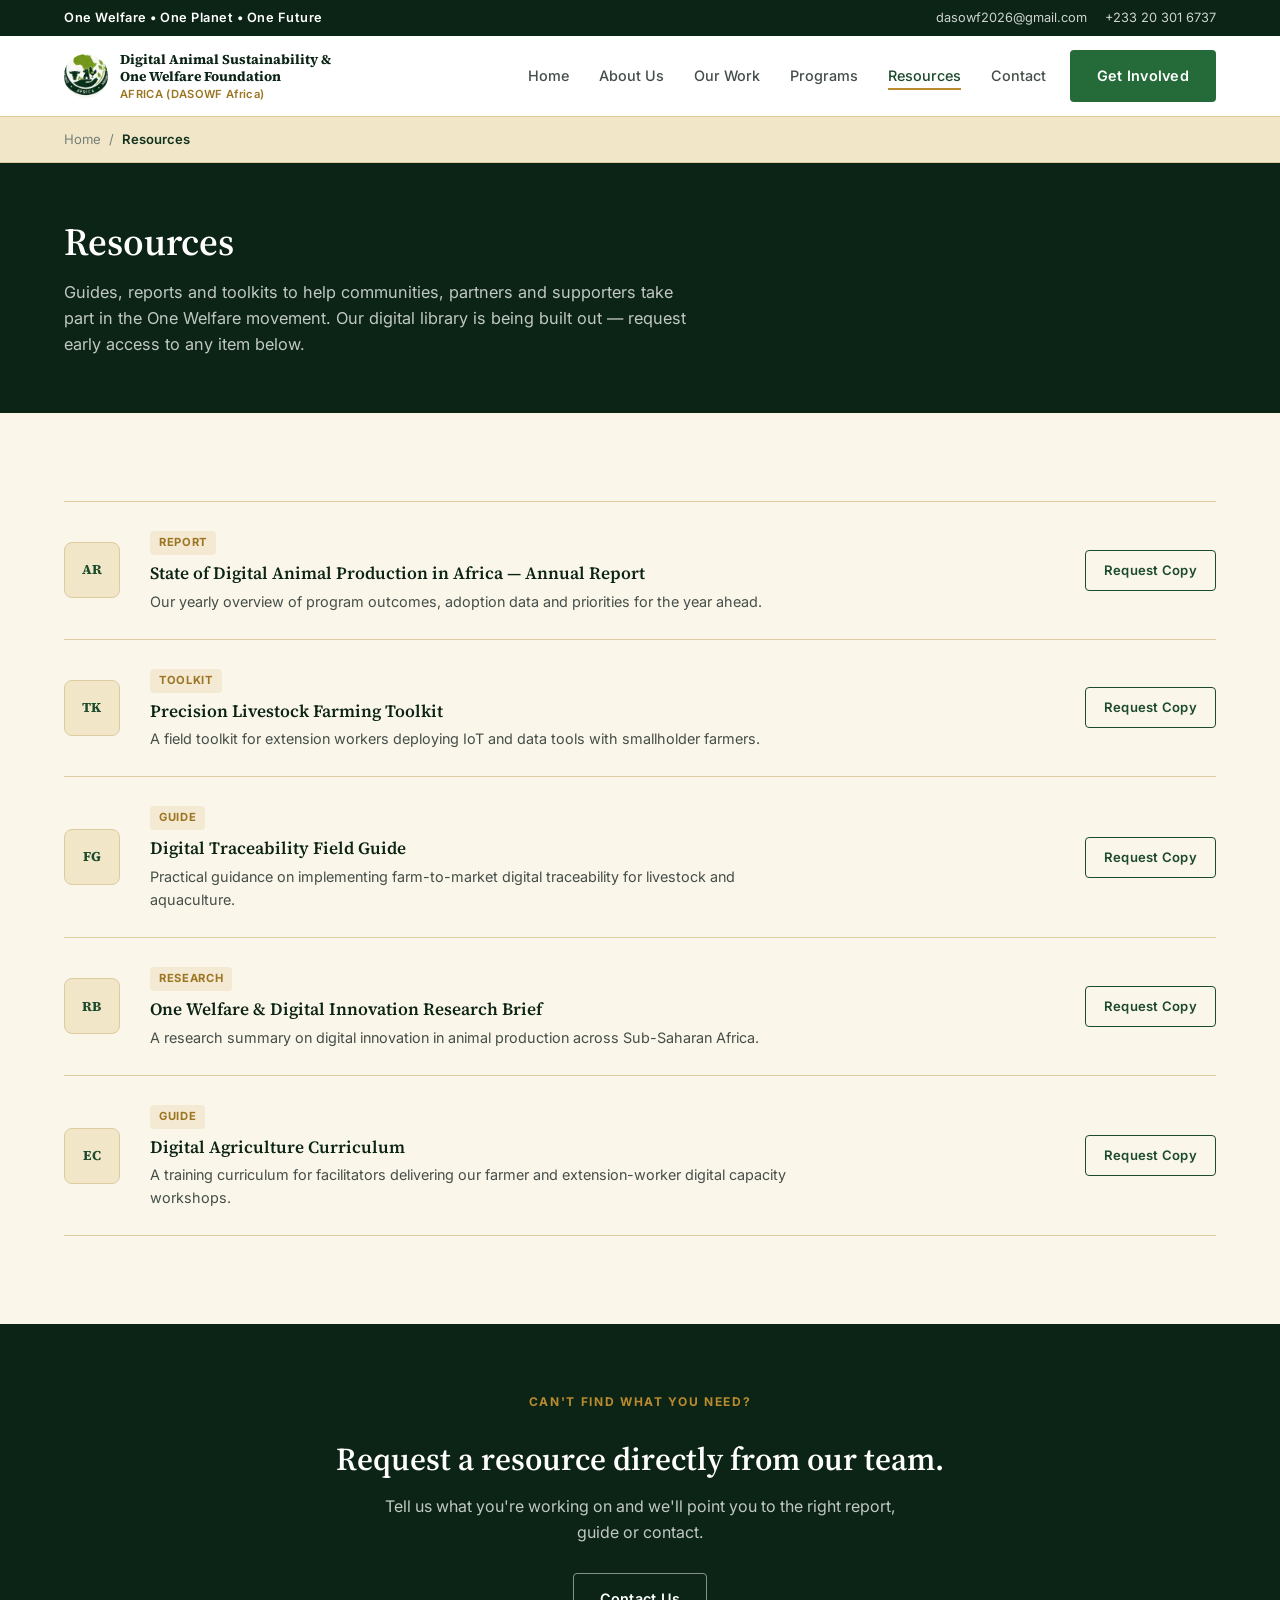
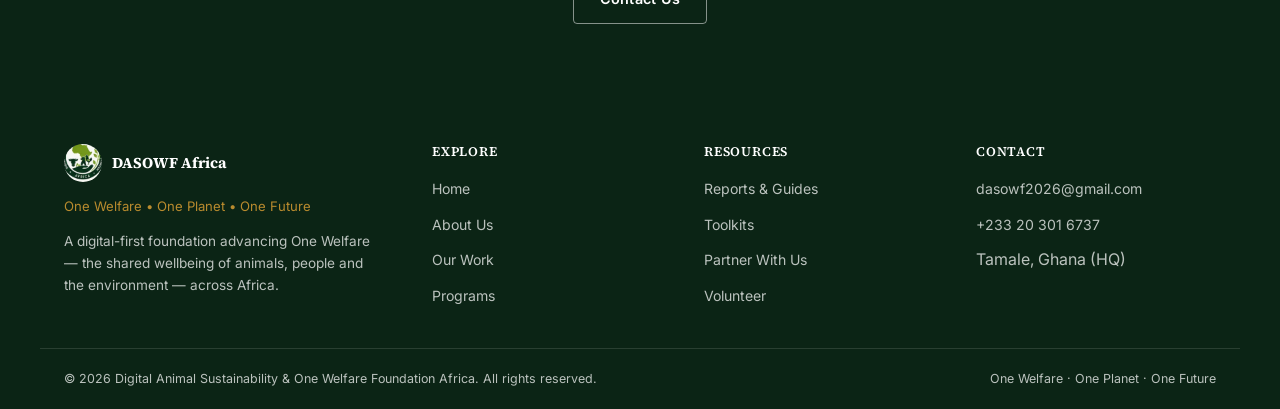
<file: resources.html>
<!DOCTYPE html>
<html lang="en">
<head>
<meta charset="UTF-8">
<meta name="viewport" content="width=device-width, initial-scale=1.0">
<title>Resources — DASOWF Africa</title>
<meta name="description" content="Reports, toolkits and guides from DASOWF Africa's programs advancing digital animal production and One Welfare across Africa.">
<link rel="preconnect" href="https://fonts.googleapis.com">
<link rel="preconnect" href="https://fonts.gstatic.com" crossorigin>
<link href="https://fonts.googleapis.com/css2?family=Source+Serif+4:wght@600;700&family=Inter:wght@400;500;600;700&display=swap" rel="stylesheet">
<link rel="stylesheet" href="css/style.css">
</head>
<body data-nav="resources">

<div class="topbar">
  <div class="container">
    <span class="topbar-tag">One Welfare • One Planet • One Future</span>
    <nav class="topbar-links">
      <a href="mailto:dasowf2026@gmail.com">dasowf2026@gmail.com</a>
      <a href="tel:+233203016737">+233 20 301 6737</a>
    </nav>
  </div>
</div>

<header class="site-header" id="site-header">
  <div class="container nav-wrap">
    <a href="index.html" class="brand">
      <img src="assets/img/logo.png" alt="DASOWF Africa logo" class="brand-logo">
      <div class="brand-text">
        <span class="brand-title">Digital Animal Sustainability &amp;<br>One Welfare Foundation</span>
        <span class="brand-sub">AFRICA (DASOWF Africa)</span>
      </div>
    </a>
    <nav class="main-nav" id="main-nav">
      <ul>
        <li><a href="index.html" data-nav="home">Home</a></li>
        <li><a href="about.html" data-nav="about">About Us</a></li>
        <li><a href="our-work.html" data-nav="work">Our Work</a></li>
        <li><a href="programs.html" data-nav="programs">Programs</a></li>
        <li><a href="resources.html" data-nav="resources">Resources</a></li>
        <li><a href="contact.html" data-nav="contact">Contact</a></li>
      </ul>
    </nav>
    <a href="contact.html" class="btn btn-primary nav-cta">Get Involved</a>
    <button class="nav-toggle" id="nav-toggle" aria-label="Toggle navigation menu" aria-expanded="false">
      <span></span><span></span><span></span>
    </button>
  </div>
</header>

<div class="breadcrumb">
  <div class="container">
    <a href="index.html">Home</a><span class="sep">/</span><span class="current">Resources</span>
  </div>
</div>

<section class="page-header">
  <div class="container">
    <h1>Resources</h1>
    <p>Guides, reports and toolkits to help communities, partners and supporters take part in the One Welfare movement. Our digital library is being built out — request early access to any item below.</p>
  </div>
</section>

<main>
  <section class="section">
    <div class="container">
      <div class="card-row-list">
        <div class="card-row">
          <div class="card-row-icon">AR</div>
          <div>
            <span class="tag">Report</span>
            <h3>State of Digital Animal Production in Africa — Annual Report</h3>
            <p>Our yearly overview of program outcomes, adoption data and priorities for the year ahead.</p>
          </div>
          <a href="contact.html" class="btn btn-line">Request Copy</a>
        </div>
        <div class="card-row">
          <div class="card-row-icon">TK</div>
          <div>
            <span class="tag">Toolkit</span>
            <h3>Precision Livestock Farming Toolkit</h3>
            <p>A field toolkit for extension workers deploying IoT and data tools with smallholder farmers.</p>
          </div>
          <a href="contact.html" class="btn btn-line">Request Copy</a>
        </div>
        <div class="card-row">
          <div class="card-row-icon">FG</div>
          <div>
            <span class="tag">Guide</span>
            <h3>Digital Traceability Field Guide</h3>
            <p>Practical guidance on implementing farm-to-market digital traceability for livestock and aquaculture.</p>
          </div>
          <a href="contact.html" class="btn btn-line">Request Copy</a>
        </div>
        <div class="card-row">
          <div class="card-row-icon">RB</div>
          <div>
            <span class="tag">Research</span>
            <h3>One Welfare &amp; Digital Innovation Research Brief</h3>
            <p>A research summary on digital innovation in animal production across Sub-Saharan Africa.</p>
          </div>
          <a href="contact.html" class="btn btn-line">Request Copy</a>
        </div>
        <div class="card-row">
          <div class="card-row-icon">EC</div>
          <div>
            <span class="tag">Guide</span>
            <h3>Digital Agriculture Curriculum</h3>
            <p>A training curriculum for facilitators delivering our farmer and extension-worker digital capacity workshops.</p>
          </div>
          <a href="contact.html" class="btn btn-line">Request Copy</a>
        </div>
      </div>
    </div>
  </section>

  <section class="cta-banner">
    <div class="container">
      <p class="eyebrow">Can't find what you need?</p>
      <h2>Request a resource directly from our team.</h2>
      <p>Tell us what you're working on and we'll point you to the right report, guide or contact.</p>
      <a href="contact.html" class="btn btn-outline">Contact Us</a>
    </div>
  </section>
</main>

<footer class="site-footer">
  <div class="container footer-grid">
    <div>
      <div class="brand footer-brand">
        <img src="assets/img/logo.png" alt="DASOWF Africa logo" class="brand-logo">
        <span class="brand-title">DASOWF Africa</span>
      </div>
      <p class="footer-tag">One Welfare • One Planet • One Future</p>
      <p class="footer-desc">A digital-first foundation advancing One Welfare — the shared wellbeing of animals, people and the environment — across Africa.</p>
    </div>
    <div class="footer-col">
      <h4>Explore</h4>
      <ul>
        <li><a href="index.html">Home</a></li>
        <li><a href="about.html">About Us</a></li>
        <li><a href="our-work.html">Our Work</a></li>
        <li><a href="programs.html">Programs</a></li>
      </ul>
    </div>
    <div class="footer-col">
      <h4>Resources</h4>
      <ul>
        <li><a href="resources.html">Reports &amp; Guides</a></li>
        <li><a href="resources.html">Toolkits</a></li>
        <li><a href="contact.html">Partner With Us</a></li>
        <li><a href="contact.html">Volunteer</a></li>
      </ul>
    </div>
    <div class="footer-col">
      <h4>Contact</h4>
      <ul>
        <li><a href="mailto:dasowf2026@gmail.com">dasowf2026@gmail.com</a></li>
        <li><a href="tel:+233203016737">+233 20 301 6737</a></li>
        <li>Tamale, Ghana (HQ)</li>
      </ul>
    </div>
  </div>
  <div class="footer-bottom container">
    <p>&copy; <span id="year"></span> Digital Animal Sustainability &amp; One Welfare Foundation Africa. All rights reserved.</p>
    <p>One Welfare · One Planet · One Future</p>
  </div>
</footer>

<script src="js/script.js"></script>
</body>
</html>
</file>
<file: css/style.css>
:root {
  --green-900: #0b2415;
  --green-800: #123320;
  --green-700: #1c4a2c;
  --green-600: #256b39;
  --green-500: #2f8548;
  --gold-600: #9c7522;
  --gold-500: #b98b2e;
  --ink: #17201a;
  --gray-700: #454f49;
  --gray-500: #75807a;
  --gray-200: #e3d3a0;
  --gray-100: #f1e6c8;
  --white: #ffffff;
  --border: #ddcba0;
  --bg: #fbf6ea;

  --radius-lg: 12px;
  --radius-md: 8px;
  --radius-sm: 4px;

  --container: 1200px;
  --container-narrow: 780px;
  font-size: 16px;
}

* { box-sizing: border-box; }
html { scroll-behavior: smooth; }

body {
  margin: 0;
  font-family: "Inter", system-ui, -apple-system, sans-serif;
  color: var(--ink);
  background: var(--bg);
  line-height: 1.6;
}

h1, h2, h3, h4 {
  font-family: "Source Serif 4", Georgia, serif;
  margin: 0;
  color: var(--green-900);
  line-height: 1.2;
  font-weight: 600;
}

p { margin: 0; }
a { color: inherit; text-decoration: none; }
img { max-width: 100%; display: block; }
ul { list-style: none; margin: 0; padding: 0; }
button { font-family: inherit; }

.container {
  width: 100%;
  max-width: var(--container);
  margin: 0 auto;
  padding: 0 24px;
}
.container-narrow {
  width: 100%;
  max-width: var(--container-narrow);
  margin: 0 auto;
  padding: 0 24px;
}

.eyebrow {
  display: inline-block;
  text-transform: uppercase;
  letter-spacing: 0.14em;
  font-size: 0.75rem;
  font-weight: 700;
  color: var(--gold-600);
  margin-bottom: 12px;
}

/* Buttons */
.btn {
  display: inline-flex;
  align-items: center;
  gap: 8px;
  padding: 13px 26px;
  border-radius: var(--radius-sm);
  font-weight: 600;
  font-size: 0.9rem;
  letter-spacing: 0.02em;
  border: 1.5px solid transparent;
  cursor: pointer;
  transition: background 0.15s ease, color 0.15s ease, border-color 0.15s ease;
  white-space: nowrap;
}
.btn-primary { background: var(--green-600); color: var(--white); }
.btn-primary:hover { background: var(--green-700); }
.btn-outline { background: transparent; color: var(--white); border-color: rgba(255,255,255,0.5); }
.btn-outline:hover { background: rgba(255,255,255,0.12); }
.btn-line { background: transparent; color: var(--green-700); border-color: var(--green-700); }
.btn-line:hover { background: var(--green-700); color: var(--white); }

/* Top utility bar */
.topbar {
  background: var(--green-900);
  color: rgba(255,255,255,0.8);
  font-size: 0.8rem;
}
.topbar .container {
  display: flex;
  justify-content: space-between;
  align-items: center;
  padding-top: 8px;
  padding-bottom: 8px;
  gap: 16px;
  flex-wrap: wrap;
}
.topbar-tag { font-weight: 600; letter-spacing: 0.04em; color: var(--white); }
.topbar-links { display: flex; gap: 18px; }
.topbar-links a:hover { color: var(--white); }

/* Header */
.site-header {
  position: sticky;
  top: 0;
  z-index: 100;
  background: var(--white);
  border-bottom: 1px solid var(--border);
  transition: box-shadow 0.2s ease;
}
.site-header.scrolled { box-shadow: 0 6px 18px -14px rgba(11, 36, 21, 0.5); }

.nav-wrap {
  display: flex;
  align-items: center;
  gap: 24px;
  padding-top: 14px;
  padding-bottom: 14px;
}

.brand { display: flex; align-items: center; gap: 12px; flex-shrink: 0; }
.brand-logo { width: 44px; height: 44px; border-radius: 50%; object-fit: cover; }
.brand-text { display: flex; flex-direction: column; line-height: 1.25; }
.brand-title { font-family: "Source Serif 4", Georgia, serif; font-size: 0.85rem; font-weight: 700; color: var(--green-900); }
.brand-sub { font-family: "Inter", sans-serif; font-size: 0.7rem; font-weight: 600; color: var(--gold-600); margin-top: 2px; letter-spacing: 0.03em; }

.main-nav { margin-left: auto; }
.main-nav ul { display: flex; gap: 30px; }
.main-nav a {
  font-size: 0.9rem;
  font-weight: 500;
  color: var(--gray-700);
  padding-bottom: 4px;
  border-bottom: 2px solid transparent;
}
.main-nav a.active,
.main-nav a:hover { color: var(--green-700); border-bottom-color: var(--gold-500); }

.nav-cta { flex-shrink: 0; }
.nav-cta .btn-primary { background: var(--green-700); }

.nav-toggle {
  display: none;
  flex-direction: column;
  gap: 5px;
  background: none;
  border: none;
  cursor: pointer;
  padding: 8px;
}
.nav-toggle span { width: 24px; height: 2px; background: var(--green-900); border-radius: 2px; transition: transform 0.2s ease, opacity 0.2s ease; }

/* Breadcrumb */
.breadcrumb {
  background: var(--gray-100);
  border-bottom: 1px solid var(--border);
  padding: 12px 0;
  font-size: 0.82rem;
  color: var(--gray-500);
}
.breadcrumb a:hover { color: var(--green-700); }
.breadcrumb .sep { margin: 0 8px; color: var(--gray-500); }
.breadcrumb .current { color: var(--green-800); font-weight: 600; }

/* Page header (inner pages) */
.page-header { background: var(--green-900); padding: 56px 0; }
.page-header h1 { color: var(--white); font-size: clamp(1.8rem, 3vw, 2.4rem); }
.page-header p { color: rgba(255,255,255,0.75); max-width: 640px; margin-top: 14px; font-size: 1.02rem; }

/* Hero banner (home) */
.hero-banner {
  position: relative;
  min-height: 560px;
  display: flex;
  align-items: flex-end;
  background-size: cover;
  background-position: center;
  background-repeat: no-repeat;
  isolation: isolate;
}
.hero-banner::before {
  content: "";
  position: absolute;
  inset: 0;
  background: linear-gradient(180deg, rgba(11,36,21,0.55) 0%, rgba(11,36,21,0.85) 100%);
  z-index: 0;
}
.hero-banner-inner { position: relative; z-index: 1; padding: 64px 0 56px; max-width: 680px; }
.hero-banner .eyebrow { color: var(--gold-500); }
.hero-banner h1 { color: var(--white); font-size: clamp(2rem, 4vw, 3rem); margin-bottom: 18px; }
.hero-banner .hero-desc { color: rgba(255,255,255,0.85); font-size: 1.05rem; margin-bottom: 28px; max-width: 560px; }
.hero-actions { display: flex; gap: 16px; flex-wrap: wrap; }

/* Stat bar */
.stat-bar { background: var(--green-800); }
.stat-bar ul {
  display: grid;
  grid-template-columns: repeat(4, 1fr);
}
.stat-bar li {
  padding: 28px 20px;
  text-align: center;
  border-left: 1px solid rgba(255,255,255,0.14);
}
.stat-bar li:first-child { border-left: none; }
.stat-bar strong { display: block; font-family: "Source Serif 4", serif; font-size: 1.9rem; color: var(--white); }
.stat-bar span { display: block; font-size: 0.82rem; color: rgba(255,255,255,0.7); margin-top: 6px; }

/* Sections */
.section { padding: 88px 0; }
.section-alt { background: var(--gray-100); }
.section-head { max-width: 680px; margin-bottom: 48px; }
.section-head.center { margin-left: auto; margin-right: auto; text-align: center; }
.section-head h2 { font-size: clamp(1.6rem, 2.6vw, 2.15rem); margin-bottom: 14px; }
.section-desc { color: var(--gray-700); font-size: 1rem; }

/* Numbered pillar grid */
.pillar-grid { display: grid; grid-template-columns: repeat(4, 1fr); gap: 0; border: 1px solid var(--border); border-radius: var(--radius-lg); overflow: hidden; }
.pillar-card { padding: 32px 26px; border-left: 1px solid var(--border); background: var(--white); }
.pillar-card:first-child { border-left: none; }
.pillar-num { font-family: "Source Serif 4", serif; font-size: 0.95rem; color: var(--gold-600); font-weight: 700; margin-bottom: 14px; }
.pillar-card h3 { font-size: 1.05rem; margin-bottom: 10px; }
.pillar-card p { font-size: 0.88rem; color: var(--gray-700); }

/* Program / resource list cards */
.card-row-list { display: flex; flex-direction: column; gap: 0; border-top: 1px solid var(--border); }
.card-row {
  display: grid;
  grid-template-columns: 64px 1fr auto;
  gap: 22px;
  align-items: center;
  padding: 26px 0;
  border-bottom: 1px solid var(--border);
}
.card-row-icon {
  width: 56px; height: 56px;
  display: flex; align-items: center; justify-content: center;
  border-radius: var(--radius-md);
  background: var(--gray-100);
  border: 1px solid var(--border);
  font-family: "Source Serif 4", serif;
  font-weight: 700;
  font-size: 0.85rem;
  letter-spacing: 0.02em;
  color: var(--green-700);
}
.card-row h3 { font-size: 1.08rem; margin-bottom: 6px; }
.card-row p { font-size: 0.9rem; color: var(--gray-700); max-width: 640px; }
.card-row .btn-line { padding: 9px 18px; font-size: 0.82rem; }

.tag {
  display: inline-block;
  font-size: 0.7rem;
  font-weight: 700;
  text-transform: uppercase;
  letter-spacing: 0.06em;
  color: var(--gold-600);
  background: rgba(185, 139, 46, 0.12);
  border-radius: var(--radius-sm);
  padding: 3px 9px;
  margin-bottom: 8px;
}

/* Cards grid (3-across, e.g. approach / team) */
.card-grid { display: grid; grid-template-columns: repeat(3, 1fr); gap: 24px; }
.grid-card { border: 1px solid var(--border); border-radius: var(--radius-lg); padding: 28px; background: var(--white); }
.grid-card .pillar-num { margin-bottom: 12px; }
.grid-card h3 { font-size: 1.05rem; margin-bottom: 10px; }
.grid-card p { font-size: 0.88rem; color: var(--gray-700); }

/* Team */
.avatar-circle {
  width: 56px; height: 56px; border-radius: 50%;
  background: var(--green-700); color: var(--white);
  display: flex; align-items: center; justify-content: center;
  font-family: "Source Serif 4", serif; font-weight: 700; font-size: 1.05rem;
  margin-bottom: 16px;
}

/* Quote block */
.quote-block {
  border-left: 3px solid var(--gold-500);
  padding-left: 28px;
  max-width: 760px;
}
.quote-block p { font-family: "Source Serif 4", serif; font-size: 1.4rem; color: var(--green-900); line-height: 1.45; }
.quote-block cite { display: block; margin-top: 16px; font-style: normal; font-size: 0.85rem; color: var(--gray-500); }

/* Content + sidebar layout */
.content-grid { display: grid; grid-template-columns: 1fr 300px; gap: 56px; align-items: start; }
.content-main > * + * { margin-top: 24px; }
.content-main h2 { font-size: 1.4rem; margin-top: 12px; }
.content-main p { color: var(--gray-700); font-size: 0.98rem; }
.sidebar-card { border: 1px solid var(--border); border-radius: var(--radius-lg); padding: 24px; background: var(--gray-100); }
.sidebar-card + .sidebar-card { margin-top: 20px; }
.sidebar-card h4 { font-size: 0.95rem; margin-bottom: 14px; }
.fact-list { display: flex; flex-direction: column; gap: 12px; }
.fact-list li { font-size: 0.86rem; color: var(--gray-700); display: flex; justify-content: space-between; gap: 12px; border-bottom: 1px dashed var(--border); padding-bottom: 10px; }
.fact-list li:last-child { border-bottom: none; padding-bottom: 0; }
.fact-list strong { color: var(--green-900); }
.sidebar-links { display: flex; flex-direction: column; gap: 10px; }
.sidebar-links a { font-size: 0.88rem; color: var(--green-700); }
.sidebar-links a:hover { color: var(--gold-600); }

/* CTA banner */
.cta-banner { background: var(--green-900); padding: 64px 0; text-align: center; }
.cta-banner .eyebrow { color: var(--gold-500); }
.cta-banner h2 { color: var(--white); font-size: clamp(1.5rem, 2.6vw, 2rem); margin-bottom: 16px; }
.cta-banner p { color: rgba(255,255,255,0.75); max-width: 520px; margin: 0 auto 28px; }

/* Contact */
.contact-grid { display: grid; grid-template-columns: 1fr 340px; gap: 48px; align-items: start; }
.contact-form { display: flex; flex-direction: column; gap: 18px; border: 1px solid var(--border); border-radius: var(--radius-lg); padding: 30px; }
.contact-form label { display: flex; flex-direction: column; gap: 6px; font-size: 0.86rem; font-weight: 600; color: var(--green-900); }
.contact-form input, .contact-form select, .contact-form textarea {
  font-family: inherit;
  padding: 12px 14px;
  border-radius: var(--radius-sm);
  border: 1px solid var(--border);
  background: var(--white);
  color: var(--ink);
  font-size: 0.92rem;
  resize: vertical;
}
.contact-form input:focus, .contact-form select:focus, .contact-form textarea:focus {
  outline: none;
  border-color: var(--green-600);
}
.contact-form .btn-primary { align-self: flex-start; margin-top: 4px; }
.form-note { font-size: 0.85rem; color: var(--green-700); min-height: 1.2em; }
.contact-info-card { border: 1px solid var(--border); border-radius: var(--radius-lg); padding: 26px; background: var(--gray-100); }
.contact-info-card h4 { font-size: 0.95rem; margin-bottom: 16px; }
.contact-info-list { display: flex; flex-direction: column; gap: 16px; }
.contact-info-list li { font-size: 0.88rem; color: var(--gray-700); }
.contact-info-list strong { display: block; color: var(--green-900); font-size: 0.82rem; text-transform: uppercase; letter-spacing: 0.04em; margin-bottom: 4px; }

/* Footer */
.site-footer { background: var(--green-900); color: rgba(255,255,255,0.72); padding-top: 56px; }
.footer-grid { display: grid; grid-template-columns: 1.4fr 1fr 1fr 1fr; gap: 32px; padding-bottom: 40px; border-bottom: 1px solid rgba(255,255,255,0.12); }
.footer-brand { gap: 10px; margin-bottom: 14px; }
.footer-brand .brand-logo { width: 38px; height: 38px; }
.footer-brand .brand-title { font-size: 0.95rem; color: var(--white); }
.footer-tag { font-size: 0.82rem; color: var(--gold-500); }
.footer-desc { font-size: 0.85rem; margin-top: 14px; max-width: 320px; }
.footer-col h4 { font-size: 0.82rem; text-transform: uppercase; letter-spacing: 0.06em; color: var(--white); margin-bottom: 16px; }
.footer-col ul { display: flex; flex-direction: column; gap: 10px; }
.footer-col a { font-size: 0.88rem; }
.footer-col a:hover { color: var(--white); }
.footer-bottom { padding: 20px 24px; text-align: center; font-size: 0.78rem; display: flex; justify-content: space-between; flex-wrap: wrap; gap: 8px; max-width: var(--container); margin: 0 auto; }

/* Responsive */
@media (max-width: 960px) {
  .hero-banner-inner { max-width: 100%; }
  .pillar-grid { grid-template-columns: repeat(2, 1fr); }
  .pillar-card:nth-child(3) { border-left: none; }
  .pillar-card:nth-child(odd) { border-left: none; }
  .stat-bar ul { grid-template-columns: repeat(2, 1fr); }
  .stat-bar li:nth-child(odd) { border-left: none; }
  .card-grid { grid-template-columns: repeat(2, 1fr); }
  .content-grid { grid-template-columns: 1fr; }
  .contact-grid { grid-template-columns: 1fr; }
  .footer-grid { grid-template-columns: 1fr 1fr; }
}

@media (max-width: 760px) {
  .topbar-links { display: none; }
  .main-nav {
    position: fixed; top: 0; right: 0; height: 100vh; width: min(78vw, 320px);
    background: var(--white); box-shadow: -10px 0 30px rgba(0,0,0,0.15);
    transform: translateX(100%); transition: transform 0.25s ease; padding: 90px 28px 28px;
  }
  .main-nav.open { transform: translateX(0); }
  .main-nav ul { flex-direction: column; gap: 22px; }
  .nav-cta { display: none; }
  .nav-toggle { display: flex; }
  .nav-toggle.open span:nth-child(1) { transform: translateY(7px) rotate(45deg); }
  .nav-toggle.open span:nth-child(2) { opacity: 0; }
  .nav-toggle.open span:nth-child(3) { transform: translateY(-7px) rotate(-45deg); }
  .pillar-grid { grid-template-columns: 1fr; }
  .pillar-card { border-left: none; border-top: 1px solid var(--border); }
  .pillar-card:first-child { border-top: none; }
  .stat-bar ul { grid-template-columns: 1fr; }
  .stat-bar li { border-left: none; border-top: 1px solid rgba(255,255,255,0.14); }
  .stat-bar li:first-child { border-top: none; }
  .card-grid { grid-template-columns: 1fr; }
  .footer-grid { grid-template-columns: 1fr; }
  .card-row { grid-template-columns: 48px 1fr; }
  .card-row .btn-line { grid-column: span 2; justify-self: start; }
}
</file>
